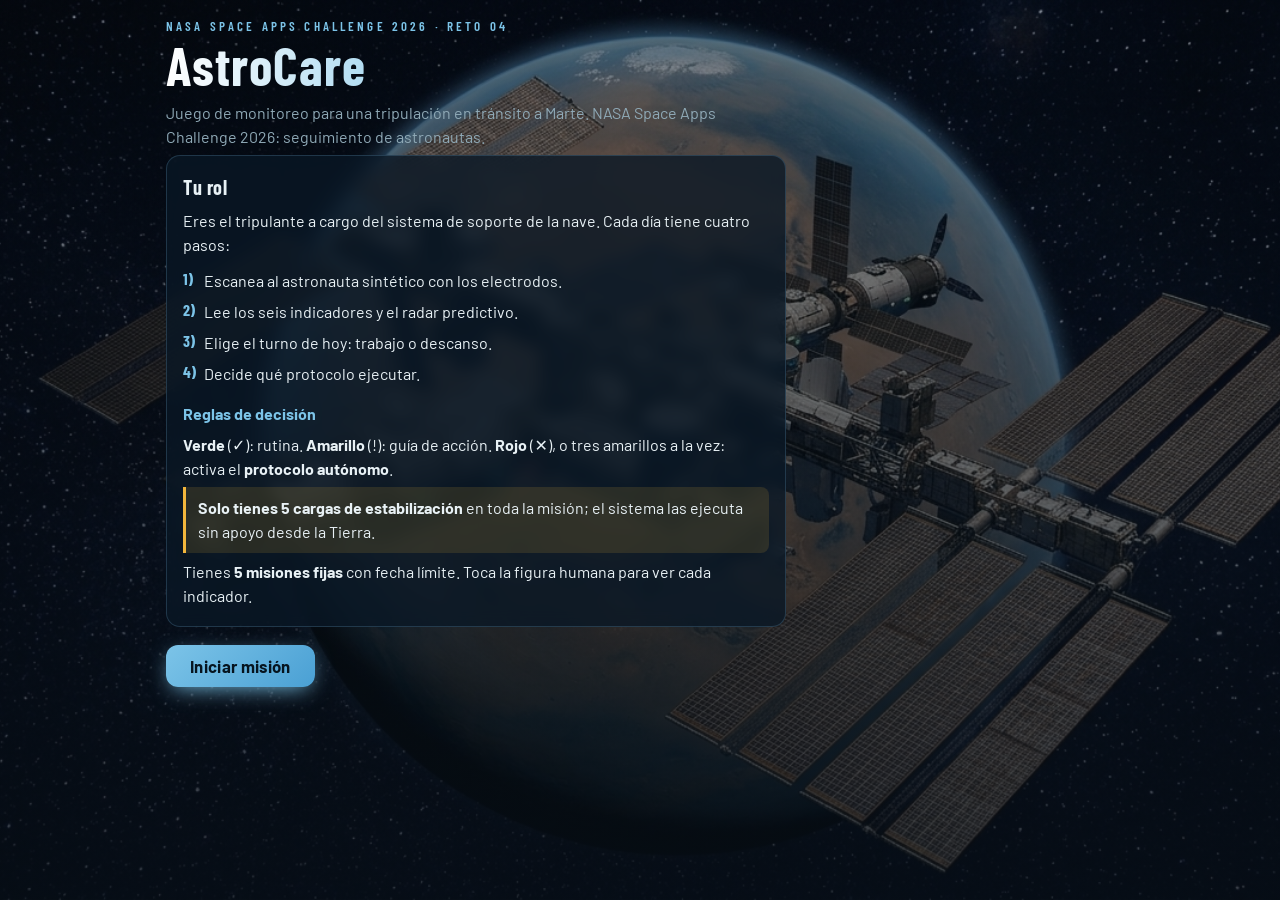
<file: index.html>
<!DOCTYPE html>
<html lang="es"><head><meta charset="utf-8">
<meta name="viewport" content="width=device-width, initial-scale=1, viewport-fit=cover">
<title>AstroCare · Misión a Marte</title>
<meta name="theme-color" content="#070f17">
<meta name="description" content="Juego de monitoreo de salud de astronautas. NASA Space Apps Challenge 2026.">
<link href="https://fonts.googleapis.com/css2?family=Barlow:wght@400;600;700&family=Barlow+Condensed:wght@600;700&display=swap" rel="stylesheet">
<style>
:root{color-scheme:dark;--bg:#070f17;--pn:#0f2233;--glass:rgba(16,38,56,.68);--tx:#E8F1F5;--mu:#8FA9B6;--ln:rgba(124,196,232,.2);--g:#4CD0A0;--y:#F2B63C;--r:#FF6B6B;--ac:#7CC4E8;--gb:rgba(76,208,160,.13);--yb:rgba(242,182,60,.13);--rb:rgba(255,107,107,.15)}
*{box-sizing:border-box}
body{margin:0;padding:env(safe-area-inset-top,0) 0 env(safe-area-inset-bottom,0);min-height:100vh;color:var(--tx);font:16px/1.5 Barlow,system-ui,sans-serif;background:radial-gradient(900px 500px at 85% -5%,rgba(40,90,140,.38),transparent 70%),radial-gradient(800px 500px at 5% 105%,rgba(170,70,40,.26),transparent 70%),radial-gradient(1.2px 1.2px at 12% 18%,#fff9,transparent),radial-gradient(1px 1px at 34% 72%,#fff7,transparent),radial-gradient(1.4px 1.4px at 58% 30%,#fffa,transparent),radial-gradient(1px 1px at 79% 62%,#fff8,transparent),radial-gradient(1.2px 1.2px at 91% 14%,#fff9,transparent),radial-gradient(1px 1px at 46% 90%,#fff6,transparent),var(--bg);background-size:100% 100%,100% 100%,360px 360px,360px 360px,360px 360px,360px 360px,360px 360px,360px 360px}
#app{max-width:980px;margin:0 auto;padding:18px 16px 28px}
h1,h2,.nm,.big{font-family:"Barlow Condensed",Barlow,sans-serif;font-weight:700}
h1{font-size:clamp(2.3rem,7vw,3.3rem);line-height:1.02;margin:.1em 0 .15em;letter-spacing:.02em;background:linear-gradient(90deg,#fff,var(--ac) 55%,var(--y));-webkit-background-clip:text;background-clip:text;color:transparent}
h2{font-size:1.25rem;margin:.2em 0 .3em;letter-spacing:.03em}p{margin:.4em 0;max-width:70ch}.mu{color:var(--mu)}
.eyebrow{font:600 .82rem "Barlow Condensed",sans-serif;letter-spacing:.24em;text-transform:uppercase;color:var(--ac)}
.bar{height:8px;background:var(--ln);border-radius:4px;overflow:hidden;width:110px;display:inline-block;vertical-align:middle}.bar i{display:block;height:100%;background:linear-gradient(90deg,var(--g),var(--ac))}
.ban{padding:14px 18px;border:1px solid var(--bc);border-left:6px solid var(--bc);border-radius:14px;margin-bottom:10px;box-shadow:0 0 28px -10px var(--bc)}.ban .big{font-size:1.8rem;line-height:1.1;letter-spacing:.02em}
.b0{--bc:var(--g);background:linear-gradient(90deg,var(--gb),transparent)}.b1{--bc:var(--y);background:linear-gradient(90deg,var(--yb),transparent)}.b2{--bc:var(--r);background:linear-gradient(90deg,var(--rb),transparent)}.b3{--bc:var(--mu);background:var(--glass)}
.box{background:var(--glass);border:1px solid var(--ln);border-radius:14px;padding:12px 16px;margin-bottom:10px;backdrop-filter:blur(6px)}
.box dl{margin:.3em 0;display:grid;grid-template-columns:auto 1fr;gap:3px 14px}.box dt{font-weight:600;color:var(--ac)}.box dd{margin:0}
.tag{display:inline-block;font:600 .74rem "Barlow Condensed",sans-serif;letter-spacing:.14em;text-transform:uppercase;padding:2px 10px;border-radius:99px;background:rgba(124,196,232,.14);color:var(--ac);margin-right:8px}
.grid{display:grid;grid-template-columns:repeat(auto-fit,minmax(220px,1fr));gap:10px}
.c0{--c:var(--g)}.c1{--c:var(--y)}.c2{--c:var(--r)}.c3{--c:var(--mu)}
.t{all:unset;box-sizing:border-box;cursor:pointer;background:var(--glass);border:1px solid var(--ln);border-top:3px solid var(--c);border-radius:14px;padding:9px 14px;display:grid;grid-template-columns:1fr auto;gap:3px 8px;transition:transform .15s,box-shadow .15s}
.t:hover{transform:translateY(-2px);box-shadow:0 8px 22px -10px var(--c)}
.t.on{border-left-color:var(--ac);border-right-color:var(--ac);border-bottom-color:var(--ac);box-shadow:0 0 0 1px var(--ac),0 0 24px -8px var(--ac)}
.t svg{grid-column:1/-1;width:100%;height:36px;color:var(--c)}
button:focus-visible,.t:focus-visible,.hs:focus-visible{outline:3px solid var(--ac);outline-offset:2px}
.nm{font-size:1.1rem;letter-spacing:.02em}.vl{font:700 2.1rem/1 "Barlow Condensed",sans-serif;text-align:right;color:var(--c);text-shadow:0 0 14px var(--c)}.vl small{font:400 .8rem Barlow;color:var(--mu);margin-left:3px;text-shadow:none}
.st{justify-self:start;font-weight:600;font-size:.8rem;padding:1px 10px;border-radius:99px;border:1px solid var(--c);color:var(--c);background:rgba(255,255,255,.04)}
.a{font:600 1rem Barlow,sans-serif;text-align:left;cursor:pointer;background:var(--glass);color:var(--tx);border:1px solid var(--ln);border-radius:12px;padding:10px 14px;transition:box-shadow .15s,border-color .15s}
.a:hover:not(:disabled){border-color:var(--ac);box-shadow:0 0 18px -8px var(--ac)}.a:disabled{opacity:.4;cursor:not-allowed}.a.sel{border-color:var(--g);background:var(--gb);box-shadow:0 0 18px -8px var(--g)}.a span{display:block;font-weight:400;font-size:.85rem;color:var(--mu)}
.go{font:700 1.05rem Barlow,sans-serif;letter-spacing:.02em;background:linear-gradient(135deg,var(--ac),#4aa0d4);color:#06141f;border:0;border-radius:12px;padding:11px 24px;cursor:pointer;margin:8px 0;box-shadow:0 6px 22px -6px var(--ac)}.go:hover:not(:disabled){filter:brightness(1.1)}.go:disabled{opacity:.6}
.fig{width:100%;max-width:230px;margin:0 auto;display:block}.hs{cursor:pointer;color:var(--c)}
@keyframes pu{50%{opacity:.35}}.pul{animation:pu 1s infinite}
@keyframes sw{from{transform:translateY(8px)}to{transform:translateY(290px)}}.sweep{animation:sw .9s linear;filter:drop-shadow(0 0 6px #7CC4E8)}
@media(prefers-reduced-motion:reduce){.pul,.sweep{animation:none}.t{transition:none}}
.grade{display:grid;place-items:center;width:112px;height:112px;margin:0 auto 12px;border:4px solid var(--ac);border-radius:50%;font:700 4.3rem/.9 "Barlow Condensed",sans-serif;color:var(--ac);text-shadow:0 0 22px var(--ac);box-shadow:inset 0 0 26px rgba(124,196,232,.18),0 0 28px -10px var(--ac)}
.grade small{display:block;font:600 .7rem Barlow,sans-serif;letter-spacing:.16em;text-transform:uppercase;text-shadow:none;margin-top:-10px}
.rules{list-style:none;margin:.75rem 0;padding:0;counter-reset:steps;display:grid;gap:.45rem}
.rules li{position:relative;padding-left:1.3rem;counter-increment:steps}
.rules li::before{content:counter(steps) ")";position:absolute;left:0;top:0;color:var(--ac);font:700 1rem "Barlow Condensed",sans-serif}
.rule-title{margin-top:1rem!important;font-weight:700;color:var(--ac)}
.charge-rule{padding:9px 12px!important;border-left:3px solid var(--y);border-radius:0 8px 8px 0;background:var(--yb)}

/* ===== Pantalla de inicio ===== */
.intro-card{width:100%}
.intro-card p,.charge-rule{max-width:none}
body.home::before{content:"";position:fixed;inset:0;z-index:-1;background:linear-gradient(rgba(7,15,23,.45),rgba(7,15,23,.8)),url('ORBITAL.jpg') center/cover no-repeat}
.home-wrap{display:grid;grid-template-columns:minmax(0,620px) 1fr;gap:20px;align-items:center}
.home-wrap .box{background:rgba(10,24,38,.78);backdrop-filter:blur(8px)}
@media(max-width:900px){.home-wrap{grid-template-columns:1fr}}

/* ===== Juego ===== */
.hud{display:flex;flex-wrap:wrap;gap:6px 20px;align-items:center;justify-content:space-between;padding:8px 16px;background:var(--glass);border:1px solid var(--ln);border-radius:14px;backdrop-filter:blur(8px)}
.hud .it{display:flex;align-items:center;gap:8px;white-space:nowrap}.hud small{color:var(--mu);text-transform:uppercase;letter-spacing:.12em;font:600 .72rem "Barlow Condensed",sans-serif}.hud b{font:700 1.2rem "Barlow Condensed",sans-serif}
.bar.fat i{background:linear-gradient(90deg,var(--y),var(--r))}
.cols{display:grid;grid-template-columns:minmax(280px,.8fr) minmax(0,1.5fr) minmax(240px,1fr);gap:10px;min-height:0;align-items:start}.cols>section{min-height:0;overflow:visible;padding:2px}
.figcol{display:flex;flex-direction:column;gap:8px;min-height:0}.figbox{flex:none;aspect-ratio:7/10;min-width:0;display:flex;align-items:center;justify-content:center;background:radial-gradient(110% 65% at 50% 10%,rgba(52,126,161,.42),transparent 62%),linear-gradient(180deg,rgba(12,45,67,.96),rgba(5,19,32,.98));border:1px solid var(--ln);border-radius:14px;padding:6px;overflow:hidden}
.dash .fig{width:auto;max-width:108%;height:100%;max-height:100%;margin:0;filter:drop-shadow(0 8px 12px rgba(0,0,0,.32))}
.elec{display:grid;grid-template-columns:auto 1fr auto;gap:10px;align-items:center;width:auto;background:rgba(10,28,42,.9);border:1px solid rgba(124,196,232,.55);border-radius:14px;padding:8px 10px;text-align:left;box-shadow:0 10px 26px rgba(0,0,0,.28);backdrop-filter:blur(8px)}
.elec small{color:var(--ac);text-transform:uppercase;letter-spacing:.14em;font:600 .72rem "Barlow Condensed",sans-serif}.elec .es{font-size:.8rem;min-height:0;margin:0}.elec .go{width:auto;margin:0;padding:8px 14px}.elec p{display:none}
.mission-panel{scrollbar-width:none;-ms-overflow-style:none}.mission-panel::-webkit-scrollbar{display:none}
.dash .ban{padding:7px 12px;margin-bottom:8px}.dash .ban .big{font-size:1.3rem}.dash .box{padding:8px 12px;margin-bottom:8px}.dash .det{font-size:.82rem}.dash h2{font-size:1.05rem;margin:4px 0}
.dash .grid{grid-template-columns:repeat(2,minmax(0,1fr));gap:8px;margin-bottom:8px}.dash .t{padding:6px 10px}.dash .vl{font-size:1.6rem}.dash .nm{font-size:.95rem}.dash .t svg{height:24px}
.ms{all:unset;box-sizing:border-box;display:block;width:100%;cursor:pointer;background:var(--glass);border:1px solid var(--ln);border-radius:12px;padding:7px 12px;margin-bottom:7px}
.ms b{display:block;font-size:.95rem}.ms .mu{display:block;font-size:.78rem}.ms.on{border-color:var(--ac);box-shadow:0 0 16px -8px var(--ac)}.ms.ok{border-color:var(--g);opacity:.75}.ms.ko{border-color:var(--r);opacity:.6}
.pb{display:block;height:5px;background:var(--ln);border-radius:3px;overflow:hidden;margin-top:5px}.pb i{display:block;height:100%;background:linear-gradient(90deg,var(--ac),var(--g))}
.dock{display:grid;grid-template-columns:repeat(2,minmax(0,1fr));gap:14px;align-items:end;padding:8px 12px;background:var(--glass);border:1px solid var(--ln);border-radius:14px;backdrop-filter:blur(8px)}
.dg small{display:block;color:var(--mu);text-transform:uppercase;letter-spacing:.1em;font:600 .72rem "Barlow Condensed",sans-serif;margin-bottom:3px}.row{display:flex;flex-wrap:wrap;gap:8px}
.dock .a{padding:6px 12px;font-size:.9rem}.dock .a span{font-size:.75rem}.dock .go{margin:0;padding:9px 22px}
body:has(#app.dash){overflow:hidden}
#app.dash{max-width:none;width:100%;height:100vh;height:100dvh;overflow:hidden;display:flex;flex-direction:column;gap:10px;padding:12px 16px}
#app.dash .hud,#app.dash .dock{flex:none}
#app.dash .cols{flex:1;min-height:0;align-items:stretch}
#app.dash .cols>section{overflow:hidden;display:flex;flex-direction:column;min-height:0}
#app.dash .figbox{flex:1;aspect-ratio:auto;min-height:0}
#app.dash .mlist{flex:1 1 0;min-height:0;display:flex;flex-direction:column;gap:7px}
#app.dash .mlist .ms{flex:1 1 0;min-height:0;max-height:112px;margin:0;display:flex;flex-direction:column;justify-content:center;overflow:hidden}
@media(max-width:900px){body:has(#app.dash){overflow:auto}#app.dash{height:auto;min-height:100vh;overflow:visible;display:block}#app.dash .cols>section{overflow:visible;display:block}#app.dash .figbox{flex:none}#app.dash .mlist{display:block}#app.dash .mlist .ms{display:block;max-height:none;margin-bottom:7px}.hud{position:sticky;top:0;z-index:5;background:rgba(10,24,36,.92)}.cols{display:block;margin:10px 0}.cols>section{margin-bottom:10px;overflow:visible}.figcol{display:block;min-height:0}.figbox{display:block;min-height:440px}.elec{margin-top:8px;gap:8px}.elec .go{padding:8px 12px}.dock{grid-template-columns:1fr;position:sticky;bottom:0;z-index:5;background:rgba(10,24,36,.94)}.dash .fig{width:108%;max-width:108%;height:auto;max-height:60vh;margin-left:-4%}}
</style></head><body><div id="app"></div>
<script>
const $=s=>document.querySelector(s);
const LB=["Normal","Atención","Alerta"],SH=["●","▲","■"],GL=["✓","!","✕"];
const IND=[
{k:"fc",n:"Frecuencia cardíaca",u:"lpm",b:66,sd:3,fl:5,K:.25,dc:0,g:[60,100],y:[50,120],why:"Sin gravedad la sangre se redistribuye hacia la cabeza y el corazón ajusta su ritmo. El estrés, la radiación y el ejercicio también la suben.",guide:"Siéntate 10 min, respira lento (4 s inhalar, 6 s exhalar), evita cafeína y vuelve a medir.",src:"AHA: ritmo en reposo del adulto 60–100 lpm."},
{k:"pa",n:"Presión sistólica",u:"mmHg",b:114,sd:4,fl:6,K:.4,dc:0,g:[90,129],y:[85,139],why:"En microgravedad los líquidos suben al torso y la cabeza; el CO₂ alto de cabina y el estrés también elevan la presión.",guide:"Reduce sodio, hidrátate, descansa y mide de nuevo en 30 min.",src:"AHA/ACC 2017: <120 normal, ≥130 etapa 1, ≥140 etapa 2. Verde hasta 129 por simplificación."},
{k:"glu",n:"Glucosa",u:"mg/dL",b:88,sd:4,fl:0,K:.5,dc:0,g:[70,99],y:[60,125],why:"El estrés, el sueño corto y los cambios de dieta y ejercicio alteran cómo el cuerpo maneja el azúcar.",guide:"Si está baja, toma un snack con carbohidratos; si está alta, camina suave y revisa la dieta.",src:"ADA: ayunas 70–99 normal, 100–125 prediabetes, <70 hipoglucemia."},
{k:"tmp",n:"Temperatura",u:"°C",b:36.6,sd:.15,fl:0,K:0,dc:1,g:[36.1,37.2],y:[35.5,37.9],why:"Sin gravedad casi no hay convección natural: el aire caliente no sube y el cuerpo disipa peor el calor.",guide:"Baja la temperatura de tu módulo, hidrátate, reduce la actividad y mide en 20 min.",src:"CDC/NIH: normal ≈36.1–37.2 °C; fiebre desde 38 °C."},
{k:"sue",n:"Horas de sueño",u:"h",dc:1,K:0,g:[7,9.5],y:[5.5,10.5],why:"El ciclo luz-oscuridad se pierde (16 amaneceres al día en órbita), hay ruido y confinamiento. En la ISS se duerme cerca de 6 h.",guide:"Cumple un horario fijo, baja la luz y las pantallas 1 h antes y reduce el ruido del módulo.",src:"AASM/CDC: 7 h o más en adultos. Barger et al. 2014: ≈6 h en la ISS."},
{k:"ani",n:"Ánimo (1–10)",u:"/10",b:7.8,sd:.4,fl:0,K:-.08,dc:1,g:[6,10],y:[4,10],why:"El aislamiento, el confinamiento y la distancia de la Tierra pesan en el ánimo con el paso de las semanas.",guide:"Videollamada con tu familia, una actividad que disfrutes y una conversación con tu compañero de misión.",src:"Escala propia de autorreporte, sin umbral clínico. Sustituir por un instrumento validado (POMS o PHQ-9)."}];

const POS={tmp:[100,22,148,26,'start'],sue:[112,38,148,42,'start'],ani:[88,38,52,42,'end'],fc:[112,100,152,104,'start'],pa:[55,112,34,118,'end'],glu:[100,130,40,134,'end']};
const EV=[
{t:"Día tranquilo",h:"Sin peligro",x:"Rutina normal a bordo.",s:{}},
{t:"Tormenta solar",h:"Radiación",x:"Subió la radiación y la tripulación se refugió en el módulo blindado.",s:{fc:12,sue:-1.2,ani:-.8,tmp:.2}},
{t:"Mensaje de casa con retraso",h:"Aislamiento y confinamiento",x:"Un mensaje familiar llegó con horas de demora.",s:{ani:-1.6,sue:-.6}},
{t:"Comunicación con 20 min de demora",h:"Distancia de la Tierra",x:"Nadie puede ayudar en tiempo real.",s:{ani:-.9,pa:8,fc:5}},
{t:"Sesión de ejercicio extenuante",h:"Campos gravitatorios",x:"Rutina de resistencia para frenar la pérdida de músculo y hueso.",s:{fc:15,pa:10,glu:-12,tmp:.4}},
{t:"CO₂ elevado en cabina",h:"Ambiente cerrado hostil",x:"El filtro de aire va con retraso.",s:{pa:10,sue:-1,fc:8,tmp:.3}}];
const PL=[{h:5.5,t:"Turno intenso",u:2},{h:7.5,t:"Turno normal",u:1},{h:9,t:"Recuperación",u:0}];
const MIS=[
{n:"Reparar filtro de CO₂",h:"Ambiente hostil",need:5,d:8,r:40,fx:{pa:6,fc:5,tmp:.2}},
{n:"Experimento de radiación",h:"Radiación",need:7,d:15,r:50,fx:{fc:4,ani:-.5,tmp:.1}},
{n:"Enlace de datos con la Tierra",h:"Distancia",need:5,d:21,r:40,fx:{ani:-.7,pa:3}},
{n:"Caminata espacial (EVA)",h:"Gravedad",need:7,d:26,r:70,fx:{fc:14,pa:10,glu:-10,tmp:.4}},
{n:"Preparar el descenso a Marte",h:"Distancia",need:9,d:30,r:100,fx:{fc:8,pa:6,ani:-.8}}];

const N=30,NEED=7.5,DEC=.9;
const g=()=>(Math.random()+Math.random()+Math.random()-1.5)/.87;
const cl=(v,a,b)=>Math.min(b,Math.max(a,v));
const lvl=(i,v)=>v>=i.g[0]&&v<=i.g[1]?0:v>=i.y[0]&&v<=i.y[1]?1:2;
const fmt=(i,v)=>i.dc?v.toFixed(1):Math.round(v);
let S;

function init(){
  document.body.classList.remove("home");
  S={ms:MIS.map(m=>({...m,p:0,done:false,failed:false})),msel:0,pend:{},alert:"",phase:"",day:0,score:0,health:100,cores:5,debt:0,adj:{},hist:{},cur:{},plan:1,sleepPlan:7.5,sel:"sue",scanned:false,scanning:false,done:false,msg:"",ev:null,first:null};
  IND.forEach(i=>{S.adj[i.k]=0;S.hist[i.k]=[]});
  newDay();
}

function newDay(){
  S.alert="";
  S.ms.forEach(m=>{
    if(!m.done&&!m.failed&&S.day>=m.d){
      m.failed=true;S.score-=30;S.health=cl(S.health-6,0,100);
      S.alert+=`Misión fallida: ${m.n} (−30 puntos, salud −6). `;
    }
  });
  if(S.health<=0)return end();
  if(S.day>=N){S.day=N+1;return end()}
  S.day++;S.scanned=S.scanning=S.done=false;S.msg="";
  S.ev=Math.random()<.3?EV[0]:EV[1+Math.floor(Math.random()*5)];
  const sl=cl(S.sleepPlan+g()*.4+(S.ev.s.sue||0),2,12);
  S.debt=S.debt*DEC+Math.max(0,NEED-sl);
  const fl=Math.exp(-S.day/6),iso=S.day/30;

  IND.forEach(i=>{
    let v;
    if(i.k=="sue")v=sl;
    else{
      S.adj[i.k]=S.adj[i.k]*.55+g()*i.sd+(S.ev.s[i.k]||0)+(S.pend[i.k]||0);
      v=i.b+i.fl*fl+i.K*S.debt+S.adj[i.k]-(i.k=="ani"?.9*iso:0);
      if(i.k=="ani")v=cl(v,1,10);
    }
    S.cur[i.k]=v;S.hist[i.k].push(v);
  });

  S.pend={};
  if(!S.first){
    const w=IND.find(i=>lvl(i,S.cur[i.k])>0);
    if(w)S.first={n:w.n,d:S.day};
  }
  S.sel=worst().k;
  render();
}

const levels=()=>IND.map(i=>lvl(i,S.cur[i.k]));
function worst(){const L=levels();let m=0;L.forEach((l,j)=>{if(l>L[m])m=j});return IND[m]}
function need(){const L=levels(),r=L.filter(l=>l==2).length,y=L.filter(l=>l==1).length;return r>0||y>=3?2:y>0?1:0}

function damped(y,H){
  const n=y.length,xm=(n-1)/2,ym=y.reduce((a,b)=>a+b)/n;
  let nu=0,de=0;
  y.forEach((v,i)=>{nu+=(i-xm)*(v-ym);de+=(i-xm)**2});
  let st=de?nu/de:0,ac=y[n-1];const o=[];
  for(let j=0;j<H;j++){st*=.85;ac+=st;o.push(ac)}
  return o;
}

function project(H){
  const hs=S.hist,len=hs.sue.length;
  if(len<4)return null;
  let d=0;
  const ds=hs.sue.map(s=>d=d*DEC+Math.max(0,NEED-s)),st=len-Math.min(8,len);
  const sf=damped(hs.sue.slice(st),H).map(v=>cl(v,2,12));
  let dd=ds[len-1];
  const fd=sf.map(s=>dd=dd*DEC+Math.max(0,NEED-s)),P={};

  IND.forEach(i=>{
    let f;
    if(i.k=="sue")f=sf;
    else if(!i.K)f=damped(hs[i.k].slice(st),H);
    else{
      const r=hs[i.k].slice(st).map((v,j)=>v-i.K*ds[st+j]);
      f=damped(r,H).map((v,j)=>v+i.K*fd[j]);
    }
    P[i.k]=i.k=="ani"?f.map(v=>cl(v,1,10)):f;
  });
  return P;
}

function radar(){
  const P=project(7);
  if(!P)return null;
  let al=0,at=0,wa=[],wt=[];
  IND.forEach(i=>{
    const f=P[i.k],l0=lvl(i,S.cur[i.k]);
    const a=l0<2?f.findIndex(v=>lvl(i,v)==2)+1:0;
    const t=l0==0?f.findIndex(v=>lvl(i,v)>0)+1:0;
    if(a){if(!al||a<al){al=a;wa=[i.n]}else if(a==al)wa.push(i.n)}
    if(t){if(!at||t<at){at=t;wt=[i.n]}else if(t==at)wt.push(i.n)}
  });
  return{P,al,wa,at,wt};
}

function spark(i,p){
  const raw=S.hist[i.k].slice(-12);
  const h=raw.length<2?[raw[0]??i.b,raw[0]??i.b]:raw;
  const a=[...h,...p],lo=Math.min(...a,i.g[0]),hi=Math.max(...a,i.g[1]),W=200,H=34,n=a.length;
  const Y=v=>H-2-(v-lo)/(hi-lo||1)*(H-4);
  const X=j=>2+j*(W-4)/Math.max(n-1,1);
  const pt=(r,o)=>r.map((v,j)=>X(j+o)+","+Y(v)).join(" ");

  return `<svg viewBox="0 0 ${W} ${H}" preserveAspectRatio="none" aria-hidden="true">
    <rect x="0" y="${Y(i.g[1])}" width="${W}" height="${Math.max(Y(i.g[0])-Y(i.g[1]),1)}" fill="currentColor" opacity=".14"/>
    <polyline fill="none" stroke="currentColor" stroke-width="2.4" stroke-linecap="round" stroke-linejoin="round" points="${pt(h,0)}"/>
    ${p.length?`<polyline fill="none" stroke="currentColor" stroke-width="1.5" stroke-dasharray="4 3" opacity=".7" points="${pt([h[h.length-1],...p],h.length-1)}"/>`:""}
  </svg>`;
}

function pick(k){S.sel=k;render()}
function setPlan(j){S.plan=j;S.sleepPlan=PL[j].h;render()}
function selM(j){S.msel=j;render()}
function activeM(){const m=S.ms[S.msel];return m&&!m.done&&!m.failed?m:S.ms.find(x=>!x.done&&!x.failed)||null}

function scan(){
  if(S.scanning||S.scanned)return;
  S.scanning=true;S.phase="Colocando electrodos…";render();
  setTimeout(()=>{S.phase="Leyendo señales…";render()},800);
  setTimeout(()=>{S.scanned=true;S.scanning=false;render()},1700);
}

function act(a){
  const n=need(),wi=worst();
  let d=0,h=0,m="";
  if(a==2){
    if(S.cores<1)return;
    S.cores--;S.debt*=.3;IND.forEach(i=>S.adj[i.k]*=.15);
    if(n==2){d+=10;m="Activaste a tiempo el protocolo autónomo. El sistema estabilizó las señales y consumió una carga."}
    else{d-=5;m="Activaste el protocolo sin necesidad y gastaste una carga que podría hacer falta después."}
  }
  if(a==1){
    IND.forEach(i=>{
      const l=lvl(i,S.cur[i.k]);
      if(l==1)S.adj[i.k]*=.3;
      else if(l==2)S.adj[i.k]*=.6;
    });
    if(lvl(IND[4],S.cur.sue)||lvl(IND[5],S.cur.ani))S.debt*=.8;
    if(n==1){d+=10;m="Buena decisión: aplicaste la guía de acción. "+wi.guide}
    else if(n==0){d+=2;m="Todo estaba normal. No hacía falta, pero cuidar los hábitos nunca sobra."}
    else{d-=10;h=-8;m="La guía no alcanzaba: había una alerta roja o tres amarillas a la vez. Debías activar el protocolo autónomo."}
  }
  if(a==0){
    if(n==0){d+=10;m="Correcto: todo normal, se continúa con la rutina."}
    else if(n==1){d-=5;h=-4;m="Seguir sin actuar dejó que los indicadores amarillos empeoren."}
    else{d-=15;h=-12;m="Ignoraste una situación que requería activar el protocolo. La salud de la tripulación se deteriora."}
  }

  const am=activeM(),u=PL[S.plan].u;
  if(am&&u){
    am.p=Math.min(am.need,am.p+u);
    Object.entries(am.fx).forEach(([k,v])=>S.pend[k]=(S.pend[k]||0)+v*u);
    m+=` Trabajaste +${u} en «${am.n}».`;
    if(am.p>=am.need){am.done=true;d+=am.r;m+=` ¡Misión completada! +${am.r}.`}
  }

  S.score+=d;S.health=cl(S.health+h,0,100);
  S.msg=`<b>${d>=0?"+":""}${d} puntos${h?" · salud "+h:""}.</b> ${m} Dormirás ${PL[S.plan].h} h esta noche.`;
  S.done=true;render();
}

function fig(L,sc){
  const silhouette="JOSXPRM.png?rev=20261115";
  return `<svg class="fig" viewBox="0 0 200 300" role="group" aria-label="Silueta actual del tripulante con sensores"><defs><linearGradient id="sb" x1="0" y1="0" x2="0" y2="1"><stop offset="0" stop-color="#7CC4E8" stop-opacity="0"/><stop offset="1" stop-color="#7CC4E8" stop-opacity=".6"/></linearGradient><mask id="scan-mask"><image href="${silhouette}" x="0" y="0" width="200" height="300" preserveAspectRatio="xMidYMid meet"/></mask></defs><image href="${silhouette}" x="0" y="0" width="200" height="300" preserveAspectRatio="xMidYMid meet"/>`+
  IND.map((i,j)=>{
    const[x,y,lx,ly,an]=POS[i.k],c=sc?L[j]:3,e=an=="start"?[x+9,lx-3]:[x-9,lx+3];
    return `<g class="hs c${c}${sc||S.scanning?"":" pul"}" tabindex="0" role="button" aria-label="${i.n}" onclick="pick('${i.k}')" onkeydown="if(event.key=='Enter')pick('${i.k}')"><line x1="${e[0]}" y1="${y}" x2="${e[1]}" y2="${ly-4}" stroke="currentColor" stroke-opacity=".55"/><circle cx="${x}" cy="${y}" r="15" fill="currentColor" opacity=".18"/><circle cx="${x}" cy="${y}" r="9" fill="currentColor" stroke="var(--pn)" stroke-width="2"/><text x="${x}" y="${y+4}" text-anchor="middle" font-size="11" font-weight="700" fill="var(--pn)">${sc?GL[c]:"?"}</text><text x="${lx}" y="${ly}" text-anchor="${an}" font-size="11" fill="var(--tx)">${{tmp:"T°",ani:"Ánimo",sue:"Sueño",fc:"FC",pa:"PA",glu:"Glu"}[i.k]}</text></g>`;
  }).join("")+
  (S.scanning?`<g mask="url(#scan-mask)"><rect class="sweep" x="0" y="-30" width="200" height="30" fill="url(#sb)"/></g><rect class="sweep" x="25" y="0" width="150" height="3" rx="1.5" fill="#bfe6fa"/>`:"")+`</svg>`;
}

function intro(){
  document.body.classList.add("home");
  $("#app").className="";
  $("#app").innerHTML=`<div class="home-wrap"><div class="intro-container"><div class="eyebrow">NASA Space Apps Challenge 2026 · Reto 04</div><h1>AstroCare</h1><p class="mu">Juego de monitoreo para una tripulación en tránsito a Marte. NASA Space Apps Challenge 2026: seguimiento de astronautas.</p><div class="box intro-card"><h2>Tu rol</h2><p>Eres el tripulante a cargo del sistema de soporte de la nave. Cada día tiene cuatro pasos:</p><ol class="rules"><li>Escanea al astronauta sintético con los electrodos.</li><li>Lee los seis indicadores y el radar predictivo.</li><li>Elige el turno de hoy: trabajo o descanso.</li><li>Decide qué protocolo ejecutar.</li></ol><p class="rule-title">Reglas de decisión</p><p><b>Verde</b> (✓): rutina. <b>Amarillo</b> (!): guía de acción. <b>Rojo</b> (✕), o tres amarillos a la vez: activa el <b>protocolo autónomo</b>.</p><p class="charge-rule"><b>Solo tienes 5 cargas de estabilización</b> en toda la misión; el sistema las ejecuta sin apoyo desde la Tierra.</p><p>Tienes <b>5 misiones fijas</b> con fecha límite. Toca la figura humana para ver cada indicador.</p></div><button class="go" onclick="init()">Iniciar misión</button></div></div>`;
}

function grade(){
  const complete=S.ms.filter(m=>m.done).length;
  if(S.health<=0)return{letter:"F",title:"Misión abortada",note:"La estabilidad de la tripulación llegó a 0."};
  if(S.score>=500&&complete===S.ms.length&&S.health>=80)return{letter:"S",title:"Operación impecable",note:"Dominaste la misión, preservaste la estabilidad y cerraste todos los objetivos."};
  if(S.score>=400)return{letter:"A",title:"Operación sobresaliente",note:"Tomaste decisiones sólidas en situaciones críticas."};
  if(S.score>=280)return{letter:"B",title:"Operación competente",note:"La misión llegó a destino con margen de mejora."};
  if(S.score>=160)return{letter:"C",title:"Operación completada",note:"Llegaste al final, pero varias decisiones redujeron el rendimiento."};
  return{letter:"D",title:"Operación en riesgo",note:"La misión se completó con recursos muy comprometidos."};
}

function end(){
  const ab=S.health<=0,g=grade(),complete=S.ms.filter(m=>m.done).length;
  $("#app").className="";
  $("#app").innerHTML=`<div class="grade" aria-label="Calificación final ${g.letter}">${g.letter}<small>rango final</small></div><h1>${g.title}</h1><div class="ban b${ab?2:S.health>60?0:1}"><div class="big">${S.score} puntos</div><div>${g.note}</div><div class="mu">${ab?"Día "+S.day+".":"Estabilidad final: "+S.health+"/100 · Cargas sin usar: "+S.cores+"."}</div></div><p>Misiones cumplidas: <b>${complete}/${S.ms.length}</b>. Rangos: <b>S</b> impecable · <b>A</b> sobresaliente · <b>B</b> competente · <b>C</b> completada · <b>D</b> en riesgo · <b>F</b> abortada.</p><button class="go" onclick="init()">Jugar de nuevo</button>`;
}

function render(){
  if(S.health<=0)return end();
  $("#app").className="dash";
  const sc=S.scanned,L=levels(),n=sc?Math.max(...L):3,i=IND.find(x=>x.k==S.sel),R=sc?radar():null,P=R?R.P:null,am=activeM();
  const st=["Tripulación estable","Atención: revisa los amarillos","Alerta: indicador fuera de rango","Sin datos: escanea al tripulante"][n];
  const fat=Math.min(100,Math.round(S.debt*4)),dn=S.ms.filter(m=>m.done).length,dis=sc?"":"disabled";
  const adv=[["Rutina","Todo normal"],["Guía de acción","Ayuda a los amarillos"],["Protocolo autónomo","Usa 1 carga"]];

  let rd="";
  if(sc){
    if(!R)rd=`<div class="box"><b>Radar predictivo:</b> faltan lecturas (${S.day}/4).</div>`;
    else{
      const lv=R.al?2:R.at?1:0;
      rd=`<div class="ban b${lv}"><b>Radar:</b> ${R.al?`alerta en ~${R.al} días (${R.wa.join(", ")})`:R.at?`atención en ~${R.at} días (${R.wt.join(", ")})`:"sin cambios de semáforo previstos en 7 días"}. <small class="mu">Puntos = proyección.</small></div>`;
    }
  }

  const tiles=IND.map((x,j)=>sc?`<button class="t c${L[j]}${S.sel==x.k?" on":""}" onclick="pick('${x.k}')"><span class="nm">${x.n}</span><span class="vl">${fmt(x,S.cur[x.k])}<small>${x.u}</small></span><span class="st">${SH[L[j]]} ${LB[L[j]]}</span><span></span>${spark(x,P?P[x.k]:[])}</button>`:`<button class="t c3${S.sel==x.k?" on":""}" onclick="pick('${x.k}')"><span class="nm">${x.n}</span><span class="vl">—<small>${x.u}</small></span><span class="st">Sin escanear</span><span></span></button>`).join("");

  const mis=S.ms.map((m,j)=>`<button class="ms${m===am?" on":""}${m.done?" ok":""}${m.failed?" ko":""}" ${m.done||m.failed?"disabled":""} onclick="selM(${j})"><span class="tag">${m.h}</span><b>${m.done?"✓ ":m.failed?"✕ ":""}${m.n}</b><span class="mu">${m.p}/${m.need} · límite día ${m.d} · +${m.r}</span><span class="pb"><i style="width:${m.p/m.need*100}%"></i></span></button>`).join("");

  const dock=S.done?`<button class="go" onclick="newDay()">${S.day>=N?"Ver resultado":"Siguiente día →"}</button><span class="mu">Turno elegido: ${PL[S.plan].t}</span>`:`<div class="dg"><small>Turno de hoy · misión activa: ${am?am.n:"ninguna"}</small><div class="row">${PL.map((p,j)=>`<button class="a${S.plan==j?" sel":""}" onclick="setPlan(${j})">${p.t} · ${p.h} h<span>Trabajo +${p.u}</span></button>`).join("")}</div></div><div class="dg"><small>Acción del día${sc?"":" (escanea primero)"}</small><div class="row">${adv.map((a,j)=>`<button class="a" ${j==2&&S.cores<1?"disabled":dis} onclick="act(${j})">${a[0]}<span>${a[1]}</span></button>`).join("")}</div></div>`;

  $("#app").innerHTML=`<div class="hud"><div class="it"><small>Día</small><b>${Math.min(S.day,N)}/${N}</b></div><div class="it"><small>Puntos</small><b>${S.score}</b></div><div class="it"><small>Salud</small><span class="bar"><i style="width:${S.health}%"></i></span><b>${S.health}</b></div><div class="it"><small>Cansancio</small><span class="bar fat"><i style="width:${fat}%"></i></span><b>${fat}%</b></div><div class="it"><small>Cargas</small><b>${S.cores}</b></div><div class="it"><small>Misiones</small><b>${dn}/${S.ms.length}</b></div></div><div class="cols"><section class="figcol"><div class="figbox">${fig(L,sc)}</div><div class="elec"><small>Electrodos</small><div class="es">${S.scanning?S.phase:sc?"Escaneo completo ✓":"Listos"}</div><button class="go" ${S.scanning||sc?"disabled":""} onclick="scan()">${S.scanning?"…":sc?"Hecho":"Escanear"}</button></div></section><section><div class="ban b${n}"><div class="big">${sc?SH[n]+" ":""}${st}</div></div>${rd}<div class="grid">${tiles}</div><div class="box det"><b>${i.n}</b><dl><dt>Por qué cambia</dt><dd>${i.why}</dd><dt>Rango normal</dt><dd>${i.g[0]}–${i.g[1]} ${i.u}</dd><dt>Guía</dt><dd>${i.guide}</dd><dt>Fuente</dt><dd>${i.src}</dd></dl></div></section><section class="mission-panel">${S.alert?`<div class="ban b2">${S.alert}</div>`:""}<div class="box"><span class="tag">${S.ev.h}</span><b>${S.ev.t}</b><br>${S.ev.x}</div>${S.done?`<div class="box">${S.msg}</div>`:""}<h2>Misiones</h2><div class="mlist">${mis}</div></section></div><div class="dock">${dock}</div>`;
}

intro();
</script></body></html>
</file>
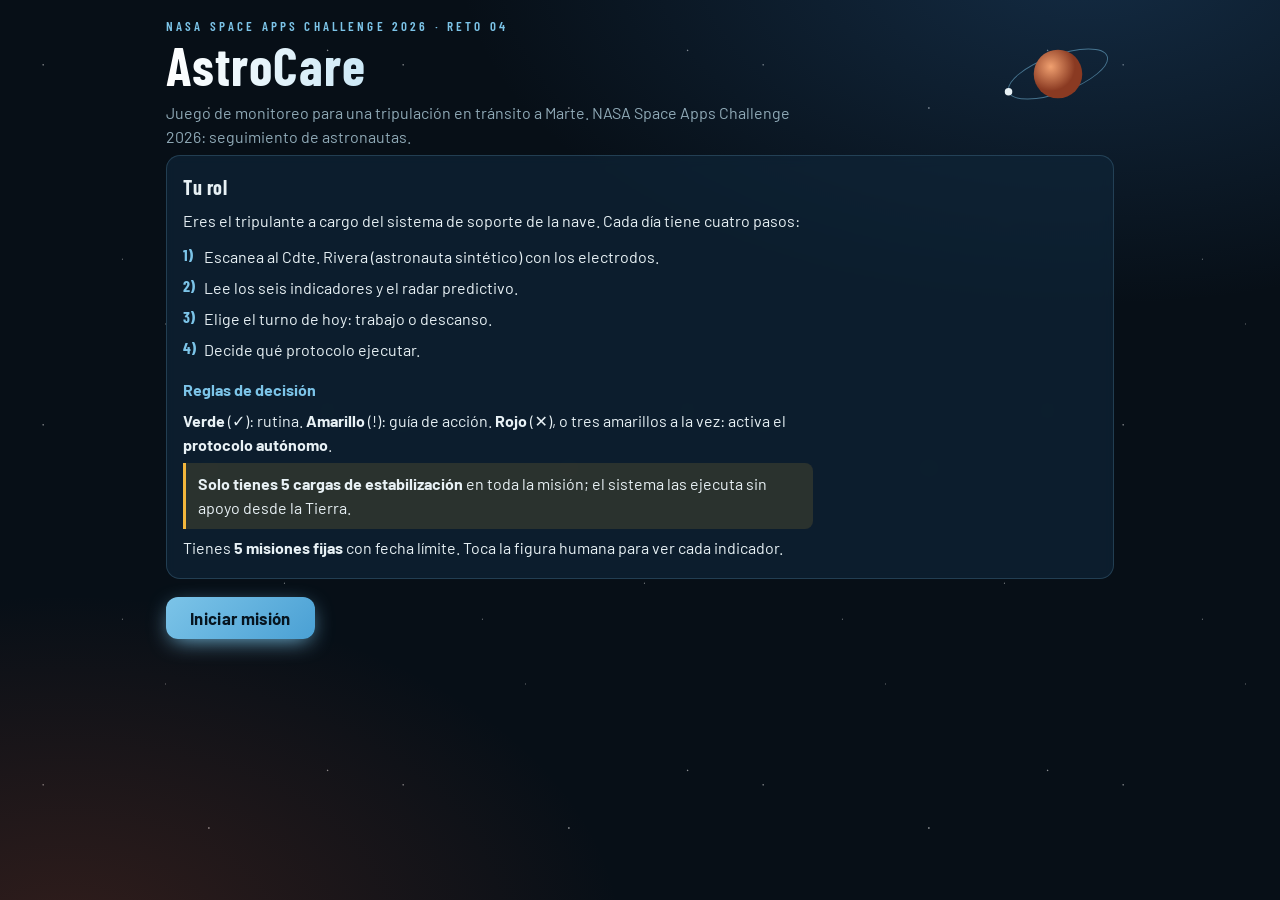
<file: VIDEOJUEGO/index.html>
<!DOCTYPE html>
<html lang="es"><head><meta charset="utf-8">
<meta name="viewport" content="width=device-width, initial-scale=1, viewport-fit=cover">
<title>AstroCare · Misión a Marte</title>
<meta name="theme-color" content="#070f17">
<meta name="description" content="Juego de monitoreo de salud de astronautas. NASA Space Apps Challenge 2026.">
<link href="https://fonts.googleapis.com/css2?family=Barlow:wght@400;600;700&family=Barlow+Condensed:wght@600;700&display=swap" rel="stylesheet">
<style>
:root{color-scheme:dark;--bg:#070f17;--pn:#0f2233;--glass:rgba(16,38,56,.68);--tx:#E8F1F5;--mu:#8FA9B6;--ln:rgba(124,196,232,.2);--g:#4CD0A0;--y:#F2B63C;--r:#FF6B6B;--ac:#7CC4E8;--gb:rgba(76,208,160,.13);--yb:rgba(242,182,60,.13);--rb:rgba(255,107,107,.15)}
*{box-sizing:border-box}
body{margin:0;padding:env(safe-area-inset-top,0) 0 env(safe-area-inset-bottom,0);min-height:100vh;color:var(--tx);font:16px/1.5 Barlow,system-ui,sans-serif;background:radial-gradient(900px 500px at 85% -5%,rgba(40,90,140,.38),transparent 70%),radial-gradient(800px 500px at 5% 105%,rgba(170,70,40,.26),transparent 70%),radial-gradient(1.2px 1.2px at 12% 18%,#fff9,transparent),radial-gradient(1px 1px at 34% 72%,#fff7,transparent),radial-gradient(1.4px 1.4px at 58% 30%,#fffa,transparent),radial-gradient(1px 1px at 79% 62%,#fff8,transparent),radial-gradient(1.2px 1.2px at 91% 14%,#fff9,transparent),radial-gradient(1px 1px at 46% 90%,#fff6,transparent),var(--bg);background-size:100% 100%,100% 100%,360px 360px,360px 360px,360px 360px,360px 360px,360px 360px,360px 360px}
#app{max-width:980px;margin:0 auto;padding:18px 16px 28px}
h1,h2,.nm,.big{font-family:"Barlow Condensed",Barlow,sans-serif;font-weight:700}
h1{font-size:clamp(2.3rem,7vw,3.3rem);line-height:1.02;margin:.1em 0 .15em;letter-spacing:.02em;background:linear-gradient(90deg,#fff,var(--ac) 55%,var(--y));-webkit-background-clip:text;background-clip:text;color:transparent}
h2{font-size:1.25rem;margin:.2em 0 .3em;letter-spacing:.03em}p{margin:.4em 0;max-width:70ch}.mu{color:var(--mu)}
.eyebrow{font:600 .82rem "Barlow Condensed",sans-serif;letter-spacing:.24em;text-transform:uppercase;color:var(--ac)}
.orb{float:right;width:112px;height:112px;margin:0 0 6px 12px}
.bar{height:8px;background:var(--ln);border-radius:4px;overflow:hidden;width:110px;display:inline-block;vertical-align:middle}.bar i{display:block;height:100%;background:linear-gradient(90deg,var(--g),var(--ac))}
.ban{padding:14px 18px;border:1px solid var(--bc);border-left:6px solid var(--bc);border-radius:14px;margin-bottom:10px;box-shadow:0 0 28px -10px var(--bc)}.ban .big{font-size:1.8rem;line-height:1.1;letter-spacing:.02em}
.b0{--bc:var(--g);background:linear-gradient(90deg,var(--gb),transparent)}.b1{--bc:var(--y);background:linear-gradient(90deg,var(--yb),transparent)}.b2{--bc:var(--r);background:linear-gradient(90deg,var(--rb),transparent)}.b3{--bc:var(--mu);background:var(--glass)}
.box{background:var(--glass);border:1px solid var(--ln);border-radius:14px;padding:12px 16px;margin-bottom:10px;backdrop-filter:blur(6px)}
.box dl{margin:.3em 0;display:grid;grid-template-columns:auto 1fr;gap:3px 14px}.box dt{font-weight:600;color:var(--ac)}.box dd{margin:0}
.tag{display:inline-block;font:600 .74rem "Barlow Condensed",sans-serif;letter-spacing:.14em;text-transform:uppercase;padding:2px 10px;border-radius:99px;background:rgba(124,196,232,.14);color:var(--ac);margin-right:8px}
.grid{display:grid;grid-template-columns:repeat(auto-fit,minmax(220px,1fr));gap:10px}
.c0{--c:var(--g)}.c1{--c:var(--y)}.c2{--c:var(--r)}.c3{--c:var(--mu)}
.t{all:unset;box-sizing:border-box;cursor:pointer;background:var(--glass);border:1px solid var(--ln);border-top:3px solid var(--c);border-radius:14px;padding:9px 14px;display:grid;grid-template-columns:1fr auto;gap:3px 8px;transition:transform .15s,box-shadow .15s}
.t:hover{transform:translateY(-2px);box-shadow:0 8px 22px -10px var(--c)}
.t.on{border-left-color:var(--ac);border-right-color:var(--ac);border-bottom-color:var(--ac);box-shadow:0 0 0 1px var(--ac),0 0 24px -8px var(--ac)}
.t svg{grid-column:1/-1;width:100%;height:36px;color:var(--c)}
button:focus-visible,.t:focus-visible,.hs:focus-visible{outline:3px solid var(--ac);outline-offset:2px}
.nm{font-size:1.1rem;letter-spacing:.02em}.vl{font:700 2.1rem/1 "Barlow Condensed",sans-serif;text-align:right;color:var(--c);text-shadow:0 0 14px var(--c)}.vl small{font:400 .8rem Barlow;color:var(--mu);margin-left:3px;text-shadow:none}
.st{justify-self:start;font-weight:600;font-size:.8rem;padding:1px 10px;border-radius:99px;border:1px solid var(--c);color:var(--c);background:rgba(255,255,255,.04)}
.a{font:600 1rem Barlow,sans-serif;text-align:left;cursor:pointer;background:var(--glass);color:var(--tx);border:1px solid var(--ln);border-radius:12px;padding:10px 14px;transition:box-shadow .15s,border-color .15s}
.a:hover:not(:disabled){border-color:var(--ac);box-shadow:0 0 18px -8px var(--ac)}.a:disabled{opacity:.4;cursor:not-allowed}.a.sel{border-color:var(--g);background:var(--gb);box-shadow:0 0 18px -8px var(--g)}.a span{display:block;font-weight:400;font-size:.85rem;color:var(--mu)}
.go{font:700 1.05rem Barlow,sans-serif;letter-spacing:.02em;background:linear-gradient(135deg,var(--ac),#4aa0d4);color:#06141f;border:0;border-radius:12px;padding:11px 24px;cursor:pointer;margin:8px 0;box-shadow:0 6px 22px -6px var(--ac)}.go:hover:not(:disabled){filter:brightness(1.1)}.go:disabled{opacity:.6}
.fig{width:100%;max-width:230px;margin:0 auto;display:block}.hs{cursor:pointer;color:var(--c)}
@keyframes pu{50%{opacity:.35}}.pul{animation:pu 1s infinite}
@keyframes sw{from{transform:translateY(8px)}to{transform:translateY(290px)}}.sweep{animation:sw .9s linear;filter:drop-shadow(0 0 6px #7CC4E8)}
@media(prefers-reduced-motion:reduce){.pul,.sweep{animation:none}.t{transition:none}}
.grade{display:grid;place-items:center;width:112px;height:112px;margin:0 auto 12px;border:4px solid var(--ac);border-radius:50%;font:700 4.3rem/.9 "Barlow Condensed",sans-serif;color:var(--ac);text-shadow:0 0 22px var(--ac);box-shadow:inset 0 0 26px rgba(124,196,232,.18),0 0 28px -10px var(--ac)}
.grade small{display:block;font:600 .7rem Barlow,sans-serif;letter-spacing:.16em;text-transform:uppercase;text-shadow:none;margin-top:-10px}
.rules{list-style:none;margin:.75rem 0;padding:0;counter-reset:steps;display:grid;gap:.45rem}
.rules li{position:relative;padding-left:1.3rem;counter-increment:steps}
.rules li::before{content:counter(steps) ")";position:absolute;left:0;top:0;color:var(--ac);font:700 1rem "Barlow Condensed",sans-serif}
.rule-title{margin-top:1rem!important;font-weight:700;color:var(--ac)}
.charge-rule{padding:9px 12px!important;border-left:3px solid var(--y);border-radius:0 8px 8px 0;background:var(--yb)}

#app.dash{max-width:none;min-height:100vh;padding:10px 12px;display:grid;grid-template-rows:auto auto auto;gap:10px;font-size:14px}
.hud{display:flex;flex-wrap:wrap;gap:6px 20px;align-items:center;justify-content:space-between;padding:8px 16px;background:var(--glass);border:1px solid var(--ln);border-radius:14px;backdrop-filter:blur(8px)}
.hud .it{display:flex;align-items:center;gap:8px;white-space:nowrap}.hud small{color:var(--mu);text-transform:uppercase;letter-spacing:.12em;font:600 .72rem "Barlow Condensed",sans-serif}.hud b{font:700 1.2rem "Barlow Condensed",sans-serif}
.bar.fat i{background:linear-gradient(90deg,var(--y),var(--r))}
.cols{display:grid;grid-template-columns:minmax(280px,360px) minmax(0,1.5fr) minmax(240px,1fr);gap:10px;min-height:0;align-items:start}.cols>section{min-height:0;overflow:visible;padding:2px}
.figcol{display:flex;flex-direction:column;gap:8px;min-height:0}.figbox{flex:none;aspect-ratio:7/10;min-width:0;display:flex;align-items:center;justify-content:center;background:radial-gradient(110% 65% at 50% 10%,rgba(52,126,161,.42),transparent 62%),linear-gradient(180deg,rgba(12,45,67,.96),rgba(5,19,32,.98));border:1px solid var(--ln);border-radius:14px;padding:6px;overflow:hidden}
.dash .fig{width:auto;max-width:108%;height:100%;max-height:100%;margin:0;filter:drop-shadow(0 8px 12px rgba(0,0,0,.32))}
.elec{display:grid;grid-template-columns:auto 1fr auto;gap:10px;align-items:center;width:auto;background:rgba(10,28,42,.9);border:1px solid rgba(124,196,232,.55);border-radius:14px;padding:8px 10px;text-align:left;box-shadow:0 10px 26px rgba(0,0,0,.28);backdrop-filter:blur(8px)}
.elec small{color:var(--ac);text-transform:uppercase;letter-spacing:.14em;font:600 .72rem "Barlow Condensed",sans-serif}.elec .es{font-size:.8rem;min-height:0;margin:0}.elec .go{width:auto;margin:0;padding:8px 14px}.elec p{display:none}
.mission-panel{scrollbar-width:none;-ms-overflow-style:none}.mission-panel::-webkit-scrollbar{display:none}
.dash .ban{padding:7px 12px;margin-bottom:8px}.dash .ban .big{font-size:1.3rem}.dash .box{padding:8px 12px;margin-bottom:8px}.dash .det{font-size:.82rem}.dash h2{font-size:1.05rem;margin:4px 0}
.dash .grid{grid-template-columns:repeat(2,minmax(0,1fr));gap:8px;margin-bottom:8px}.dash .t{padding:6px 10px}.dash .vl{font-size:1.6rem}.dash .nm{font-size:.95rem}.dash .t svg{height:24px}
.ms{all:unset;box-sizing:border-box;display:block;width:100%;cursor:pointer;background:var(--glass);border:1px solid var(--ln);border-radius:12px;padding:7px 12px;margin-bottom:7px}
.ms b{display:block;font-size:.95rem}.ms .mu{display:block;font-size:.78rem}.ms.on{border-color:var(--ac);box-shadow:0 0 16px -8px var(--ac)}.ms.ok{border-color:var(--g);opacity:.75}.ms.ko{border-color:var(--r);opacity:.6}
.pb{display:block;height:5px;background:var(--ln);border-radius:3px;overflow:hidden;margin-top:5px}.pb i{display:block;height:100%;background:linear-gradient(90deg,var(--ac),var(--g))}
.dock{display:grid;grid-template-columns:repeat(2,minmax(0,1fr));gap:14px;align-items:end;padding:8px 12px;background:var(--glass);border:1px solid var(--ln);border-radius:14px;backdrop-filter:blur(8px)}
.dg small{display:block;color:var(--mu);text-transform:uppercase;letter-spacing:.1em;font:600 .72rem "Barlow Condensed",sans-serif;margin-bottom:3px}.row{display:flex;flex-wrap:wrap;gap:8px}
.dock .a{padding:6px 12px;font-size:.9rem}.dock .a span{font-size:.75rem}.dock .go{margin:0;padding:9px 22px}
@media(max-width:900px){#app.dash{height:auto;min-height:100vh;display:block}.hud{position:sticky;top:0;z-index:5;background:rgba(10,24,36,.92)}.cols{display:block;margin:10px 0}.cols>section{margin-bottom:10px;overflow:visible}.figcol{display:block;min-height:0}.figbox{display:block;min-height:440px}.elec{margin-top:8px;gap:8px}.elec .go{padding:8px 12px}.dock{grid-template-columns:1fr;position:sticky;bottom:0;z-index:5;background:rgba(10,24,36,.94)}.dash .fig{width:108%;max-width:108%;height:auto;max-height:60vh;margin-left:-4%}}
</style></head><body><div id="app"></div>
<script>
const $=s=>document.querySelector(s);
const LB=["Normal","Atención","Alerta"],SH=["●","▲","■"],GL=["✓","!","✕"];
const IND=[
{k:"fc",n:"Frecuencia cardíaca",u:"lpm",b:66,sd:3,fl:5,K:.25,dc:0,g:[60,100],y:[50,120],why:"Sin gravedad la sangre se redistribuye hacia la cabeza y el corazón ajusta su ritmo. El estrés, la radiación y el ejercicio también la suben.",guide:"Siéntate 10 min, respira lento (4 s inhalar, 6 s exhalar), evita cafeína y vuelve a medir.",src:"AHA: ritmo en reposo del adulto 60–100 lpm."},
{k:"pa",n:"Presión sistólica",u:"mmHg",b:114,sd:4,fl:6,K:.4,dc:0,g:[90,129],y:[85,139],why:"En microgravedad los líquidos suben al torso y la cabeza; el CO₂ alto de cabina y el estrés también elevan la presión.",guide:"Reduce sodio, hidrátate, descansa y mide de nuevo en 30 min.",src:"AHA/ACC 2017: <120 normal, ≥130 etapa 1, ≥140 etapa 2. Verde hasta 129 por simplificación."},
{k:"glu",n:"Glucosa",u:"mg/dL",b:88,sd:4,fl:0,K:.5,dc:0,g:[70,99],y:[60,125],why:"El estrés, el sueño corto y los cambios de dieta y ejercicio alteran cómo el cuerpo maneja el azúcar.",guide:"Si está baja, toma un snack con carbohidratos; si está alta, camina suave y revisa la dieta.",src:"ADA: ayunas 70–99 normal, 100–125 prediabetes, <70 hipoglucemia."},
{k:"tmp",n:"Temperatura",u:"°C",b:36.6,sd:.15,fl:0,K:0,dc:1,g:[36.1,37.2],y:[35.5,37.9],why:"Sin gravedad casi no hay convección natural: el aire caliente no sube y el cuerpo disipa peor el calor.",guide:"Baja la temperatura de tu módulo, hidrátate, reduce la actividad y mide en 20 min.",src:"CDC/NIH: normal ≈36.1–37.2 °C; fiebre desde 38 °C."},
{k:"sue",n:"Horas de sueño",u:"h",dc:1,K:0,g:[7,9.5],y:[5.5,10.5],why:"El ciclo luz-oscuridad se pierde (16 amaneceres al día en órbita), hay ruido y confinamiento. En la ISS se duerme cerca de 6 h.",guide:"Cumple un horario fijo, baja la luz y las pantallas 1 h antes y reduce el ruido del módulo.",src:"AASM/CDC: 7 h o más en adultos. Barger et al. 2014: ≈6 h en la ISS."},
{k:"ani",n:"Ánimo (1–10)",u:"/10",b:7.8,sd:.4,fl:0,K:-.08,dc:1,g:[6,10],y:[4,10],why:"El aislamiento, el confinamiento y la distancia de la Tierra pesan en el ánimo con el paso de las semanas.",guide:"Videollamada con tu familia, una actividad que disfrutes y una conversación con tu compañero de misión.",src:"Escala propia de autorreporte, sin umbral clínico. Sustituir por un instrumento validado (POMS o PHQ-9)."}];

const POS={tmp:[100,22,148,26,'start'],sue:[112,38,148,42,'start'],ani:[88,38,52,42,'end'],fc:[112,100,152,104,'start'],pa:[55,112,34,118,'end'],glu:[100,130,40,134,'end']};
const EV=[
{t:"Día tranquilo",h:"Sin peligro",x:"Rutina normal a bordo.",s:{}},
{t:"Tormenta solar",h:"Radiación",x:"Subió la radiación y la tripulación se refugió en el módulo blindado.",s:{fc:12,sue:-1.2,ani:-.8,tmp:.2}},
{t:"Mensaje de casa con retraso",h:"Aislamiento y confinamiento",x:"Un mensaje familiar llegó con horas de demora.",s:{ani:-1.6,sue:-.6}},
{t:"Comunicación con 20 min de demora",h:"Distancia de la Tierra",x:"Nadie puede ayudar en tiempo real.",s:{ani:-.9,pa:8,fc:5}},
{t:"Sesión de ejercicio extenuante",h:"Campos gravitatorios",x:"Rutina de resistencia para frenar la pérdida de músculo y hueso.",s:{fc:15,pa:10,glu:-12,tmp:.4}},
{t:"CO₂ elevado en cabina",h:"Ambiente cerrado hostil",x:"El filtro de aire va con retraso.",s:{pa:10,sue:-1,fc:8,tmp:.3}}];
const PL=[{h:5.5,t:"Turno intenso",u:2},{h:7.5,t:"Turno normal",u:1},{h:9,t:"Recuperación",u:0}];
const MIS=[
{n:"Reparar filtro de CO₂",h:"Ambiente hostil",need:5,d:8,r:40,fx:{pa:6,fc:5,tmp:.2}},
{n:"Experimento de radiación",h:"Radiación",need:7,d:15,r:50,fx:{fc:4,ani:-.5,tmp:.1}},
{n:"Enlace de datos con la Tierra",h:"Distancia",need:5,d:21,r:40,fx:{ani:-.7,pa:3}},
{n:"Caminata espacial (EVA)",h:"Gravedad",need:7,d:26,r:70,fx:{fc:14,pa:10,glu:-10,tmp:.4}},
{n:"Preparar el descenso a Marte",h:"Distancia",need:9,d:30,r:100,fx:{fc:8,pa:6,ani:-.8}}];

const N=30,NEED=7.5,DEC=.9;
const g=()=>(Math.random()+Math.random()+Math.random()-1.5)/.87;
const cl=(v,a,b)=>Math.min(b,Math.max(a,v));
const lvl=(i,v)=>v>=i.g[0]&&v<=i.g[1]?0:v>=i.y[0]&&v<=i.y[1]?1:2;
const fmt=(i,v)=>i.dc?v.toFixed(1):Math.round(v);
let S;

function init(){
  S={ms:MIS.map(m=>({...m,p:0,done:false,failed:false})),msel:0,pend:{},alert:"",phase:"",day:0,score:0,health:100,cores:5,debt:0,adj:{},hist:{},cur:{},plan:1,sleepPlan:7.5,sel:"sue",scanned:false,scanning:false,done:false,msg:"",ev:null,first:null};
  IND.forEach(i=>{S.adj[i.k]=0;S.hist[i.k]=[]});
  newDay();
}

function newDay(){
  S.alert="";
  S.ms.forEach(m=>{
    if(!m.done&&!m.failed&&S.day>=m.d){
      m.failed=true;S.score-=30;S.health=cl(S.health-6,0,100);
      S.alert+=`Misión fallida: ${m.n} (−30 puntos, salud −6). `;
    }
  });
  if(S.health<=0)return end();
  if(S.day>=N){S.day=N+1;return end()}
  S.day++;S.scanned=S.scanning=S.done=false;S.msg="";
  S.ev=Math.random()<.3?EV[0]:EV[1+Math.floor(Math.random()*5)];
  const sl=cl(S.sleepPlan+g()*.4+(S.ev.s.sue||0),2,12);
  S.debt=S.debt*DEC+Math.max(0,NEED-sl);
  const fl=Math.exp(-S.day/6),iso=S.day/30;

  IND.forEach(i=>{
    let v;
    if(i.k=="sue")v=sl;
    else{
      S.adj[i.k]=S.adj[i.k]*.55+g()*i.sd+(S.ev.s[i.k]||0)+(S.pend[i.k]||0);
      v=i.b+i.fl*fl+i.K*S.debt+S.adj[i.k]-(i.k=="ani"?.9*iso:0);
      if(i.k=="ani")v=cl(v,1,10);
    }
    S.cur[i.k]=v;S.hist[i.k].push(v);
  });

  S.pend={};
  if(!S.first){
    const w=IND.find(i=>lvl(i,S.cur[i.k])>0);
    if(w)S.first={n:w.n,d:S.day};
  }
  S.sel=worst().k;
  render();
}

const levels=()=>IND.map(i=>lvl(i,S.cur[i.k]));
function worst(){const L=levels();let m=0;L.forEach((l,j)=>{if(l>L[m])m=j});return IND[m]}
function need(){const L=levels(),r=L.filter(l=>l==2).length,y=L.filter(l=>l==1).length;return r>0||y>=3?2:y>0?1:0}

function damped(y,H){
  const n=y.length,xm=(n-1)/2,ym=y.reduce((a,b)=>a+b)/n;
  let nu=0,de=0;
  y.forEach((v,i)=>{nu+=(i-xm)*(v-ym);de+=(i-xm)**2});
  let st=de?nu/de:0,ac=y[n-1];const o=[];
  for(let j=0;j<H;j++){st*=.85;ac+=st;o.push(ac)}
  return o;
}

function project(H){
  const hs=S.hist,len=hs.sue.length;
  if(len<4)return null;
  let d=0;
  const ds=hs.sue.map(s=>d=d*DEC+Math.max(0,NEED-s)),st=len-Math.min(8,len);
  const sf=damped(hs.sue.slice(st),H).map(v=>cl(v,2,12));
  let dd=ds[len-1];
  const fd=sf.map(s=>dd=dd*DEC+Math.max(0,NEED-s)),P={};

  IND.forEach(i=>{
    let f;
    if(i.k=="sue")f=sf;
    else if(!i.K)f=damped(hs[i.k].slice(st),H);
    else{
      const r=hs[i.k].slice(st).map((v,j)=>v-i.K*ds[st+j]);
      f=damped(r,H).map((v,j)=>v+i.K*fd[j]);
    }
    P[i.k]=i.k=="ani"?f.map(v=>cl(v,1,10)):f;
  });
  return P;
}

function radar(){
  const P=project(7);
  if(!P)return null;
  let al=0,at=0,wa=[],wt=[];
  IND.forEach(i=>{
    const f=P[i.k],l0=lvl(i,S.cur[i.k]);
    const a=l0<2?f.findIndex(v=>lvl(i,v)==2)+1:0;
    const t=l0==0?f.findIndex(v=>lvl(i,v)>0)+1:0;
    if(a){if(!al||a<al){al=a;wa=[i.n]}else if(a==al)wa.push(i.n)}
    if(t){if(!at||t<at){at=t;wt=[i.n]}else if(t==at)wt.push(i.n)}
  });
  return{P,al,wa,at,wt};
}

function spark(i,p){
  const raw=S.hist[i.k].slice(-12);
  const h=raw.length<2?[raw[0]??i.b,raw[0]??i.b]:raw;
  const a=[...h,...p],lo=Math.min(...a,i.g[0]),hi=Math.max(...a,i.g[1]),W=200,H=34,n=a.length;
  const Y=v=>H-2-(v-lo)/(hi-lo||1)*(H-4);
  const X=j=>2+j*(W-4)/Math.max(n-1,1);
  const pt=(r,o)=>r.map((v,j)=>X(j+o)+","+Y(v)).join(" ");

  return `<svg viewBox="0 0 ${W} ${H}" preserveAspectRatio="none" aria-hidden="true">
    <rect x="0" y="${Y(i.g[1])}" width="${W}" height="${Math.max(Y(i.g[0])-Y(i.g[1]),1)}" fill="currentColor" opacity=".14"/>
    <polyline fill="none" stroke="currentColor" stroke-width="2.4" stroke-linecap="round" stroke-linejoin="round" points="${pt(h,0)}"/>
    ${p.length?`<polyline fill="none" stroke="currentColor" stroke-width="1.5" stroke-dasharray="4 3" opacity=".7" points="${pt([h[h.length-1],...p],h.length-1)}"/>`:""}
  </svg>`;
}

function pick(k){S.sel=k;render()}
function setPlan(j){S.plan=j;S.sleepPlan=PL[j].h;render()}
function selM(j){S.msel=j;render()}
function activeM(){const m=S.ms[S.msel];return m&&!m.done&&!m.failed?m:S.ms.find(x=>!x.done&&!x.failed)||null}

function scan(){
  if(S.scanning||S.scanned)return;
  S.scanning=true;S.phase="Colocando electrodos…";render();
  setTimeout(()=>{S.phase="Leyendo señales…";render()},800);
  setTimeout(()=>{S.scanned=true;S.scanning=false;render()},1700);
}

function act(a){
  const n=need(),wi=worst();
  let d=0,h=0,m="";
  if(a==2){
    if(S.cores<1)return;
    S.cores--;S.debt*=.3;IND.forEach(i=>S.adj[i.k]*=.15);
    if(n==2){d+=10;m="Activaste a tiempo el protocolo autónomo. El sistema estabilizó las señales y consumió una carga."}
    else{d-=5;m="Activaste el protocolo sin necesidad y gastaste una carga que podría hacer falta después."}
  }
  if(a==1){
    IND.forEach(i=>{
      const l=lvl(i,S.cur[i.k]);
      if(l==1)S.adj[i.k]*=.3;
      else if(l==2)S.adj[i.k]*=.6;
    });
    if(lvl(IND[4],S.cur.sue)||lvl(IND[5],S.cur.ani))S.debt*=.8;
    if(n==1){d+=10;m="Buena decisión: aplicaste la guía de acción. "+wi.guide}
    else if(n==0){d+=2;m="Todo estaba normal. No hacía falta, pero cuidar los hábitos nunca sobra."}
    else{d-=10;h=-8;m="La guía no alcanzaba: había una alerta roja o tres amarillas a la vez. Debías activar el protocolo autónomo."}
  }
  if(a==0){
    if(n==0){d+=10;m="Correcto: todo normal, se continúa con la rutina."}
    else if(n==1){d-=5;h=-4;m="Seguir sin actuar dejó que los indicadores amarillos empeoren."}
    else{d-=15;h=-12;m="Ignoraste una situación que requería activar el protocolo. La salud de la tripulación se deteriora."}
  }

  const am=activeM(),u=PL[S.plan].u;
  if(am&&u){
    am.p=Math.min(am.need,am.p+u);
    Object.entries(am.fx).forEach(([k,v])=>S.pend[k]=(S.pend[k]||0)+v*u);
    m+=` Trabajaste +${u} en «${am.n}».`;
    if(am.p>=am.need){am.done=true;d+=am.r;m+=` ¡Misión completada! +${am.r}.`}
  }

  S.score+=d;S.health=cl(S.health+h,0,100);
  S.msg=`<b>${d>=0?"+":""}${d} puntos${h?" · salud "+h:""}.</b> ${m} Dormirás ${PL[S.plan].h} h esta noche.`;
  S.done=true;render();
}

function fig(L,sc){
  const silhouette="JOSXPRM.png?rev=20261115";
  return `<svg class="fig" viewBox="0 0 200 300" role="group" aria-label="Silueta actual del tripulante con sensores"><defs><linearGradient id="sb" x1="0" y1="0" x2="0" y2="1"><stop offset="0" stop-color="#7CC4E8" stop-opacity="0"/><stop offset="1" stop-color="#7CC4E8" stop-opacity=".6"/></linearGradient><mask id="scan-mask"><image href="${silhouette}" x="0" y="0" width="200" height="300" preserveAspectRatio="xMidYMid meet"/></mask></defs><image href="${silhouette}" x="0" y="0" width="200" height="300" preserveAspectRatio="xMidYMid meet"/>`+
  IND.map((i,j)=>{
    const[x,y,lx,ly,an]=POS[i.k],c=sc?L[j]:3,e=an=="start"?[x+9,lx-3]:[x-9,lx+3];
    return `<g class="hs c${c}${sc||S.scanning?"":" pul"}" tabindex="0" role="button" aria-label="${i.n}" onclick="pick('${i.k}')" onkeydown="if(event.key=='Enter')pick('${i.k}')"><line x1="${e[0]}" y1="${y}" x2="${e[1]}" y2="${ly-4}" stroke="currentColor" stroke-opacity=".55"/><circle cx="${x}" cy="${y}" r="15" fill="currentColor" opacity=".18"/><circle cx="${x}" cy="${y}" r="9" fill="currentColor" stroke="var(--pn)" stroke-width="2"/><text x="${x}" y="${y+4}" text-anchor="middle" font-size="11" font-weight="700" fill="var(--pn)">${sc?GL[c]:"?"}</text><text x="${lx}" y="${ly}" text-anchor="${an}" font-size="11" fill="var(--tx)">${{tmp:"T°",ani:"Ánimo",sue:"Sueño",fc:"FC",pa:"PA",glu:"Glu"}[i.k]}</text></g>`;
  }).join("")+
  (S.scanning?`<g mask="url(#scan-mask)"><rect class="sweep" x="0" y="-30" width="200" height="30" fill="url(#sb)"/></g><rect class="sweep" x="25" y="0" width="150" height="3" rx="1.5" fill="#bfe6fa"/>`:"")+`</svg>`;
}

function intro(){
  $("#app").className="";
  $("#app").innerHTML=`<svg class="orb" viewBox="0 0 120 120" aria-hidden="true"><defs><radialGradient id="mg" cx=".35" cy=".35"><stop offset="0" stop-color="#f0a070"/><stop offset="1" stop-color="#8a3a22"/></radialGradient></defs><ellipse cx="60" cy="60" rx="56" ry="20" fill="none" stroke="#7CC4E8" stroke-opacity=".5" transform="rotate(-20 60 60)"/><circle cx="60" cy="60" r="26" fill="url(#mg)"/><circle cx="7" cy="79" r="4" fill="#E8F1F5"/></svg><div class="eyebrow">NASA Space Apps Challenge 2026 · Reto 04</div><h1>AstroCare</h1><p class="mu">Juego de monitoreo para una tripulación en tránsito a Marte. NASA Space Apps Challenge 2026: seguimiento de astronautas.</p><div class="box"><h2>Tu rol</h2><p>Eres el tripulante a cargo del sistema de soporte de la nave. Cada día tiene cuatro pasos:</p><ol class="rules"><li>Escanea al Cdte. Rivera (astronauta sintético) con los electrodos.</li><li>Lee los seis indicadores y el radar predictivo.</li><li>Elige el turno de hoy: trabajo o descanso.</li><li>Decide qué protocolo ejecutar.</li></ol><p class="rule-title">Reglas de decisión</p><p><b>Verde</b> (✓): rutina. <b>Amarillo</b> (!): guía de acción. <b>Rojo</b> (✕), o tres amarillos a la vez: activa el <b>protocolo autónomo</b>.</p><p class="charge-rule"><b>Solo tienes 5 cargas de estabilización</b> en toda la misión; el sistema las ejecuta sin apoyo desde la Tierra.</p><p>Tienes <b>5 misiones fijas</b> con fecha límite. Toca la figura humana para ver cada indicador.</p></div><button class="go" onclick="init()">Iniciar misión</button>`;
}

function grade(){
  const complete=S.ms.filter(m=>m.done).length;
  if(S.health<=0)return{letter:"F",title:"Misión abortada",note:"La estabilidad de la tripulación llegó a 0."};
  if(S.score>=500&&complete===S.ms.length&&S.health>=80)return{letter:"S",title:"Operación impecable",note:"Dominaste la misión, preservaste la estabilidad y cerraste todos los objetivos."};
  if(S.score>=400)return{letter:"A",title:"Operación sobresaliente",note:"Tomaste decisiones sólidas en situaciones críticas."};
  if(S.score>=280)return{letter:"B",title:"Operación competente",note:"La misión llegó a destino con margen de mejora."};
  if(S.score>=160)return{letter:"C",title:"Operación completada",note:"Llegaste al final, pero varias decisiones redujeron el rendimiento."};
  return{letter:"D",title:"Operación en riesgo",note:"La misión se completó con recursos muy comprometidos."};
}

function end(){
  const ab=S.health<=0,g=grade(),complete=S.ms.filter(m=>m.done).length;
  $("#app").className="";
  $("#app").innerHTML=`<div class="grade" aria-label="Calificación final ${g.letter}">${g.letter}<small>rango final</small></div><h1>${g.title}</h1><div class="ban b${ab?2:S.health>60?0:1}"><div class="big">${S.score} puntos</div><div>${g.note}</div><div class="mu">${ab?"Día "+S.day+".":"Estabilidad final: "+S.health+"/100 · Cargas sin usar: "+S.cores+"."}</div></div><p>Misiones cumplidas: <b>${complete}/${S.ms.length}</b>. Rangos: <b>S</b> impecable · <b>A</b> sobresaliente · <b>B</b> competente · <b>C</b> completada · <b>D</b> en riesgo · <b>F</b> abortada.</p><button class="go" onclick="init()">Jugar de nuevo</button>`;
}

function render(){
  if(S.health<=0)return end();
  $("#app").className="dash";
  const sc=S.scanned,L=levels(),n=sc?Math.max(...L):3,i=IND.find(x=>x.k==S.sel),R=sc?radar():null,P=R?R.P:null,am=activeM();
  const st=["Tripulación estable","Atención: revisa los amarillos","Alerta: indicador fuera de rango","Sin datos: escanea al tripulante"][n];
  const fat=Math.min(100,Math.round(S.debt*4)),dn=S.ms.filter(m=>m.done).length,dis=sc?"":"disabled";
  const adv=[["Rutina","Todo normal"],["Guía de acción","Ayuda a los amarillos"],["Protocolo autónomo","Usa 1 carga"]];

  let rd="";
  if(sc){
    if(!R)rd=`<div class="box"><b>Radar predictivo:</b> faltan lecturas (${S.day}/4).</div>`;
    else{
      const lv=R.al?2:R.at?1:0;
      rd=`<div class="ban b${lv}"><b>Radar:</b> ${R.al?`alerta en ~${R.al} días (${R.wa.join(", ")})`:R.at?`atención en ~${R.at} días (${R.wt.join(", ")})`:"sin cambios de semáforo previstos en 7 días"}. <small class="mu">Puntos = proyección.</small></div>`;
    }
  }

  const tiles=IND.map((x,j)=>sc?`<button class="t c${L[j]}${S.sel==x.k?" on":""}" onclick="pick('${x.k}')"><span class="nm">${x.n}</span><span class="vl">${fmt(x,S.cur[x.k])}<small>${x.u}</small></span><span class="st">${SH[L[j]]} ${LB[L[j]]}</span><span></span>${spark(x,P?P[x.k]:[])}</button>`:`<button class="t c3${S.sel==x.k?" on":""}" onclick="pick('${x.k}')"><span class="nm">${x.n}</span><span class="vl">—<small>${x.u}</small></span><span class="st">Sin escanear</span><span></span></button>`).join("");

  const mis=S.ms.map((m,j)=>`<button class="ms${m===am?" on":""}${m.done?" ok":""}${m.failed?" ko":""}" ${m.done||m.failed?"disabled":""} onclick="selM(${j})"><span class="tag">${m.h}</span><b>${m.done?"✓ ":m.failed?"✕ ":""}${m.n}</b><span class="mu">${m.p}/${m.need} · límite día ${m.d} · +${m.r}</span><span class="pb"><i style="width:${m.p/m.need*100}%"></i></span></button>`).join("");

  const dock=S.done?`<button class="go" onclick="newDay()">${S.day>=N?"Ver resultado":"Siguiente día →"}</button><span class="mu">Turno elegido: ${PL[S.plan].t}</span>`:`<div class="dg"><small>Turno de hoy · misión activa: ${am?am.n:"ninguna"}</small><div class="row">${PL.map((p,j)=>`<button class="a${S.plan==j?" sel":""}" onclick="setPlan(${j})">${p.t} · ${p.h} h<span>Trabajo +${p.u}</span></button>`).join("")}</div></div><div class="dg"><small>Acción del día${sc?"":" (escanea primero)"}</small><div class="row">${adv.map((a,j)=>`<button class="a" ${j==2&&S.cores<1?"disabled":dis} onclick="act(${j})">${a[0]}<span>${a[1]}</span></button>`).join("")}</div></div>`;

  $("#app").innerHTML=`<div class="hud"><div class="it"><small>Día</small><b>${Math.min(S.day,N)}/${N}</b></div><div class="it"><small>Puntos</small><b>${S.score}</b></div><div class="it"><small>Salud</small><span class="bar"><i style="width:${S.health}%"></i></span><b>${S.health}</b></div><div class="it"><small>Cansancio</small><span class="bar fat"><i style="width:${fat}%"></i></span><b>${fat}%</b></div><div class="it"><small>Cargas</small><b>${S.cores}</b></div><div class="it"><small>Misiones</small><b>${dn}/${S.ms.length}</b></div></div><div class="cols"><section class="figcol"><div class="figbox">${fig(L,sc)}</div><div class="elec"><small>Electrodos</small><div class="es">${S.scanning?S.phase:sc?"Escaneo completo ✓":"Listos"}</div><button class="go" ${S.scanning||sc?"disabled":""} onclick="scan()">${S.scanning?"…":sc?"Hecho":"Escanear"}</button></div></section><section><div class="ban b${n}"><div class="big">${sc?SH[n]+" ":""}${st}</div></div>${rd}<div class="grid">${tiles}</div><div class="box det"><b>${i.n}</b><dl><dt>Por qué cambia</dt><dd>${i.why}</dd><dt>Rango normal</dt><dd>${i.g[0]}–${i.g[1]} ${i.u}</dd><dt>Guía</dt><dd>${i.guide}</dd><dt>Fuente</dt><dd>${i.src}</dd></dl></div></section><section class="mission-panel">${S.alert?`<div class="ban b2">${S.alert}</div>`:""}<div class="box"><span class="tag">${S.ev.h}</span><b>${S.ev.t}</b><br>${S.ev.x}</div>${S.done?`<div class="box">${S.msg}</div>`:""}<h2>Misiones</h2>${mis}</section></div><div class="dock">${dock}</div>`;
}

intro();
</script></body></html>
</file>
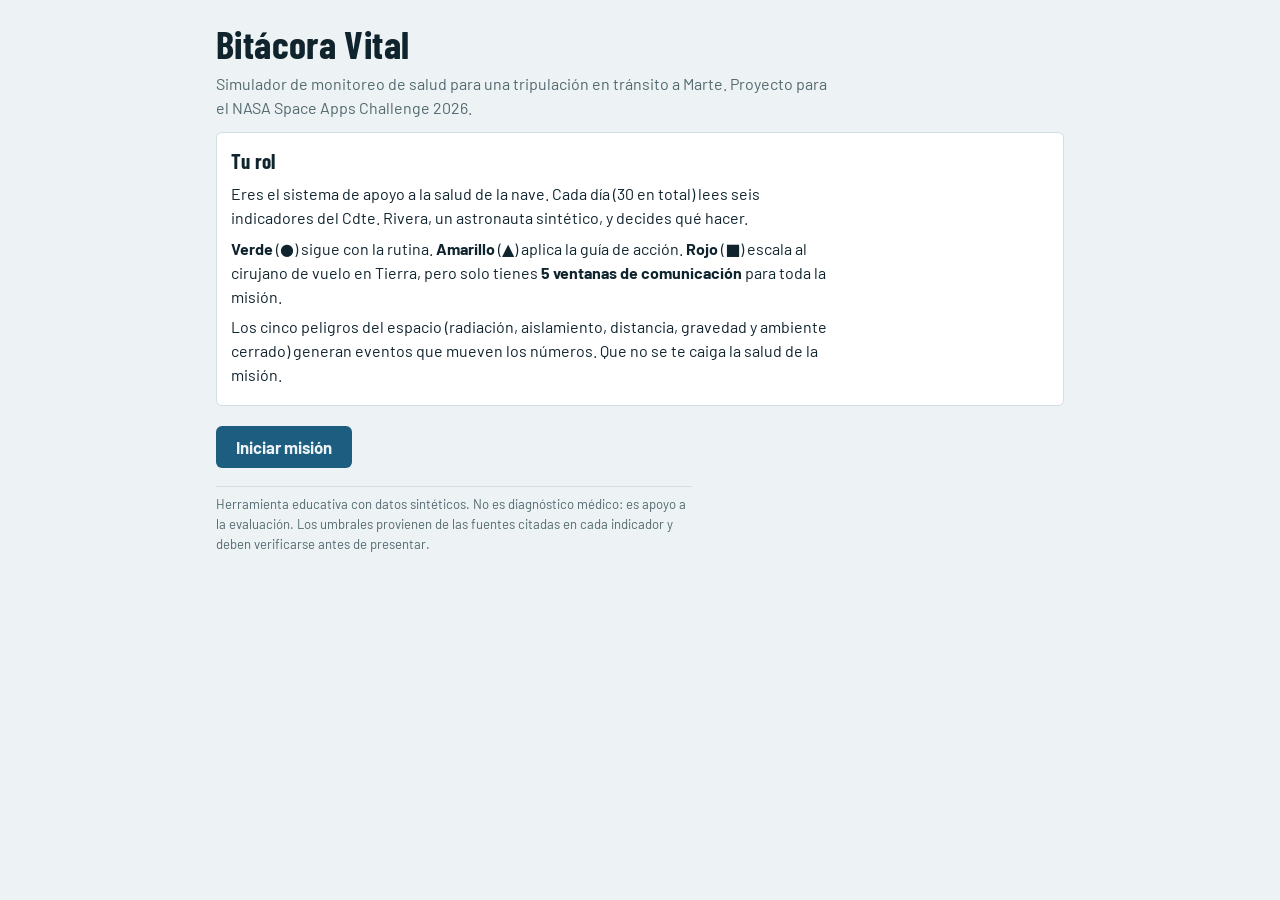
<file: Bitácora Vital_ simulador de salud de astronautas.html>
<!doctype html>
<html lang="es"><head><meta charset="utf-8">
<meta name="viewport" content="width=device-width, initial-scale=1, viewport-fit=cover">
<title>Bitácora Vital: simulador de salud de astronautas</title>
<link href="https://fonts.googleapis.com/css2?family=Barlow:wght@400;600;700&family=Barlow+Condensed:wght@600;700&display=swap" rel="stylesheet">
<style>
:root{--bg:#EDF2F4;--pn:#FFFFFF;--tx:#10242E;--mu:#52696F;--ln:#D3DEE2;--g:#1E8E63;--y:#9A6412;--r:#C93C3C;--ac:#1D5E80;--gb:#DDF3EA;--yb:#FBEFD3;--rb:#F9DEDE;color-scheme:light;box-sizing:border-box;padding-top:env(safe-area-inset-top,0px);padding-bottom:env(safe-area-inset-bottom,0px)}
@media (prefers-color-scheme:dark){:root:not([data-theme="light"]){--bg:#0C1B24;--pn:#14293A;--tx:#E6EFF2;--mu:#93AAB4;--ln:#24404F;--g:#4CD0A0;--y:#F2B63C;--r:#FF7A7A;--ac:#7CC4E8;--gb:#12392F;--yb:#3A2F12;--rb:#432024;color-scheme:dark}}
:root[data-theme="dark"]{--bg:#0C1B24;--pn:#14293A;--tx:#E6EFF2;--mu:#93AAB4;--ln:#24404F;--g:#4CD0A0;--y:#F2B63C;--r:#FF7A7A;--ac:#7CC4E8;--gb:#12392F;--yb:#3A2F12;--rb:#432024;color-scheme:dark}
*{box-sizing:border-box}html{scroll-padding-top:env(safe-area-inset-top,0px)}
body{margin:0;background:var(--bg);color:var(--tx);font:400 16px/1.5 Barlow,system-ui,sans-serif}
#app{max-width:880px;margin:0 auto;padding:16px}
h1,h2,.nm,.big{font-family:"Barlow Condensed",Barlow,sans-serif;font-weight:700;letter-spacing:.01em}
h1{font-size:2.4rem;line-height:1.05;margin:.2em 0}h2{font-size:1.3rem;margin:0 0 .3em}
p{margin:.4em 0;max-width:68ch}.mu{color:var(--mu)}
.top{display:flex;flex-wrap:wrap;gap:6px 18px;justify-content:space-between;align-items:baseline;border-bottom:1px solid var(--ln);padding-bottom:8px;margin-bottom:12px}
.top b{font-family:"Barlow Condensed",sans-serif;font-size:1.15rem}
.bar{height:8px;background:var(--ln);border-radius:4px;overflow:hidden;width:120px;display:inline-block;vertical-align:middle}
.bar i{display:block;height:100%;background:var(--ac)}
.ban{padding:14px 16px;border-left:10px solid;border-radius:6px;margin-bottom:12px}
.ban .big{font-size:2rem;line-height:1.1}
.b0{background:var(--gb);border-color:var(--g)}.b1{background:var(--yb);border-color:var(--y)}.b2{background:var(--rb);border-color:var(--r)}
.ev{background:var(--pn);border:1px solid var(--ln);border-radius:6px;padding:10px 14px;margin-bottom:12px}
.grid{display:grid;grid-template-columns:repeat(auto-fit,minmax(240px,1fr));gap:10px}
.t{all:unset;box-sizing:border-box;cursor:pointer;background:var(--pn);border:2px solid var(--ln);border-radius:6px;padding:10px 12px;display:grid;grid-template-columns:1fr auto;gap:2px 8px}
.t:focus-visible,button:focus-visible{outline:3px solid var(--ac);outline-offset:2px}
.t.on{border-color:var(--ac)}
.nm{font-size:1.1rem}.vl{font-family:"Barlow Condensed",sans-serif;font-weight:700;font-size:2rem;text-align:right;line-height:1}
.vl small{font-size:.8rem;margin-left:3px;color:var(--mu);font-family:Barlow,sans-serif;font-weight:400}
.st{font-weight:600;font-size:.9rem}.l0 .st{color:var(--g)}.l1 .st{color:var(--y)}.l2 .st{color:var(--r)}
.l0 svg{color:var(--g)}.l1 svg{color:var(--y)}.l2 svg{color:var(--r)}
svg{grid-column:1/-1;width:100%;height:36px}
.det{background:var(--pn);border:1px solid var(--ln);border-radius:6px;padding:12px 14px;margin:12px 0}
.det dl{margin:.4em 0;display:grid;grid-template-columns:auto 1fr;gap:2px 12px}.det dt{font-weight:600}.det dd{margin:0}
.act{display:grid;grid-template-columns:repeat(auto-fit,minmax(220px,1fr));gap:10px;margin-top:8px}
button.a{font:600 1rem Barlow,sans-serif;text-align:left;cursor:pointer;background:var(--pn);color:var(--tx);border:2px solid var(--ln);border-radius:6px;padding:10px 12px}
button.a:hover:not(:disabled){border-color:var(--ac)}button.a:disabled{opacity:.45;cursor:not-allowed}
button.a span{display:block;font-weight:400;font-size:.88rem;color:var(--mu)}
button.go{font:700 1.05rem Barlow,sans-serif;background:var(--ac);color:var(--bg);border:0;border-radius:6px;padding:11px 20px;cursor:pointer;margin-top:8px}
.res{border-left:6px solid var(--ac);padding:8px 12px;background:var(--pn);border-radius:6px}
.pr{font-size:.9rem;color:var(--mu);margin-top:12px}
.fine{font-size:.82rem;color:var(--mu);margin-top:18px;border-top:1px solid var(--ln);padding-top:8px}
@media (prefers-reduced-motion:no-preference){.ban{transition:background .4s,border-color .4s}}
</style></head><body><div id="app"></div>
<script>
const $=s=>document.querySelector(s);
const LB=["Normal","Atención","Alerta"],SH=["●","▲","■"],CL=["g","y","r"];
const IND=[
{k:"fc",n:"Frecuencia cardíaca",u:"lpm",b:68,sd:4,dr:.05,dc:0,g:[60,100],y:[50,120],
why:"Sin gravedad la sangre se redistribuye hacia la cabeza y el corazón ajusta su ritmo. El estrés, la radiación y el ejercicio también la suben.",
guide:"Siéntate 10 min, respira lento (4 s inhalar, 6 s exhalar), evita cafeína y vuelve a medir.",
src:"AHA: ritmo en reposo del adulto 60–100 lpm."},
{k:"pa",n:"Presión sistólica",u:"mmHg",b:116,sd:5,dr:.08,dc:0,g:[90,129],y:[85,139],
why:"En microgravedad los líquidos suben al torso y la cabeza; el CO₂ alto de cabina y el estrés también elevan la presión.",
guide:"Reduce sodio en la comida, hidrátate, descansa y mide de nuevo en 30 min.",
src:"AHA/ACC 2017: <120 normal, ≥130 etapa 1, ≥140 etapa 2. El juego usa verde hasta 129 por simplificación."},
{k:"glu",n:"Glucosa",u:"mg/dL",b:88,sd:5,dr:0,dc:0,g:[70,99],y:[60,125],
why:"El estrés, el sueño corto y los cambios de dieta y de ejercicio alteran cómo el cuerpo maneja el azúcar.",
guide:"Si está baja, toma un snack con carbohidratos; si está alta, camina o ejercítate suave y revisa la dieta.",
src:"ADA: ayunas 70–99 normal, 100–125 prediabetes, <70 hipoglucemia."},
{k:"tmp",n:"Temperatura",u:"°C",b:36.7,sd:.2,dr:0,dc:1,g:[36.1,37.2],y:[35.5,37.9],
why:"Sin gravedad casi no hay convección natural: el aire caliente no sube y el cuerpo disipa peor el calor.",
guide:"Baja la temperatura de tu módulo, hidrátate, reduce la actividad y mide en 20 min.",
src:"CDC/NIH: normal ≈36.1–37.2 °C; fiebre desde 38 °C."},
{k:"sue",n:"Horas de sueño",u:"h",b:7.1,sd:.5,dr:-.03,dc:1,g:[7,9.5],y:[5.5,10.5],
why:"El ciclo luz-oscuridad se pierde (16 amaneceres al día en órbita), hay ruido y confinamiento. En la ISS se duerme cerca de 6 h.",
guide:"Cumple el horario fijo, baja la luz y las pantallas 1 h antes y reduce el ruido del módulo.",
src:"AASM/CDC: 7 h o más para adultos. Barger et al. 2014: ≈6 h en la ISS."},
{k:"ani",n:"Ánimo (1–10)",u:"/10",b:7.4,sd:.5,dr:-.045,dc:1,g:[6,10],y:[4,10],
why:"El aislamiento, el confinamiento y la distancia de la Tierra pesan en el ánimo a medida que pasan las semanas.",
guide:"Haz una videollamada con tu familia, una actividad que disfrutes y una conversación con tu compañero de misión.",
src:"Escala propia de autorreporte, sin umbral clínico. Sustituir por un instrumento validado (p. ej. POMS o PHQ-9)."}];
const EV=[
{t:"Día tranquilo",h:"Sin peligro",x:"Rutina normal a bordo.",s:{}},
{t:"Tormenta solar",h:"Radiación",x:"Subió la radiación y la tripulación se refugió en el módulo blindado.",s:{fc:12,sue:-1.2,ani:-.8,tmp:.2}},
{t:"Mensaje de casa con retraso",h:"Aislamiento y confinamiento",x:"Un mensaje familiar llegó con horas de demora.",s:{ani:-1.6,sue:-.6}},
{t:"Comunicación con 20 min de demora",h:"Distancia de la Tierra",x:"Nadie puede ayudar en tiempo real.",s:{ani:-.9,pa:8,fc:5}},
{t:"Sesión de ejercicio extenuante",h:"Campos gravitatorios",x:"Rutina de resistencia para frenar la pérdida de músculo y hueso.",s:{fc:15,pa:10,glu:-12,tmp:.4}},
{t:"CO₂ elevado en cabina",h:"Ambiente cerrado hostil",x:"El filtro de aire va con retraso.",s:{pa:10,sue:-1,fc:8,tmp:.3}}];
const N=30;
let S;
const g=()=>(Math.random()+Math.random()+Math.random()-1.5)/.87;
const lvl=(i,v)=>v>=i.g[0]&&v<=i.g[1]?0:v>=i.y[0]&&v<=i.y[1]?1:2;
const fmt=(i,v)=>i.dc?v.toFixed(1):Math.round(v);
function init(){S={day:0,score:0,health:100,win:5,hist:{},dev:{},base:{},cur:{},sel:null,done:false,msg:"",ev:null};
IND.forEach(i=>{S.hist[i.k]=[];S.dev[i.k]=0;S.base[i.k]=i.b});newDay()}
function newDay(){if(S.day>=N){S.day=N+1;return end()}
S.day++;S.done=false;S.msg="";
S.ev=Math.random()<.3?EV[0]:EV[1+Math.floor(Math.random()*5)];
IND.forEach(i=>{S.base[i.k]+=i.dr;S.dev[i.k]=S.dev[i.k]*.55+g()*i.sd+(S.ev.s[i.k]||0);
let v=S.base[i.k]+S.dev[i.k];if(i.k=="ani")v=Math.min(10,Math.max(1,v));if(i.k=="sue")v=Math.min(12,Math.max(2,v));
S.cur[i.k]=v;S.hist[i.k].push(v)});
S.sel=worst().k;render()}
function levels(){return IND.map(i=>lvl(i,S.cur[i.k]))}
function worst(){const L=levels();let m=0;L.forEach((l,j)=>{if(l>L[m])m=j});return IND[m]}
function need(){const L=levels(),r=L.filter(l=>l==2).length,y=L.filter(l=>l==1).length;
return r>0||y>=3?2:y>0?1:0}
function spark(i){const h=S.hist[i.k].slice(-12),lo=Math.min(...h,i.g[0]),hi=Math.max(...h,i.g[1]),W=200,H=36,
Y=v=>H-2-(v-lo)/(hi-lo||1)*(H-4),X=j=>2+j*(W-4)/Math.max(h.length-1,1);
return `<svg viewBox="0 0 ${W} ${H}" preserveAspectRatio="none" aria-hidden="true"><rect x="0" y="${Y(i.g[1])}" width="${W}" height="${Math.max(Y(i.g[0])-Y(i.g[1]),1)}" fill="currentColor" opacity=".14"/><polyline fill="none" stroke="currentColor" stroke-width="2" points="${h.map((v,j)=>X(j)+","+Y(v)).join(" ")}"/></svg>`}
function pick(k){S.sel=k;render()}
function act(a){const n=need();let d=0,h=0,m="";
const wi=worst();
if(a==2){if(S.win<1)return;S.win--;IND.forEach(i=>{S.dev[i.k]*=.15;S.base[i.k]+=(i.b-S.base[i.k])*.8});
if(n==2){d=10;m="Escalaste a tiempo. El cirujano de vuelo en Tierra revisó los datos y dio instrucciones. Se gastó una ventana de comunicación."}
else{d=-5;m="Escalaste sin necesidad y gastaste una ventana de comunicación que podrías necesitar después."}}
if(a==1){IND.forEach((i,j)=>{const l=lvl(i,S.cur[i.k]);if(l==1){S.dev[i.k]*=.3;S.base[i.k]+=(i.b-S.base[i.k])*.5}else if(l==2){S.dev[i.k]*=.6}});
if(n==1){d=10;m="Buena decisión: aplicaste la guía de acción y los indicadores amarillos mejoran. Guía aplicada: "+wi.guide}
else if(n==0){d=2;m="Todo estaba normal. No hacía falta, pero cuidar los hábitos nunca sobra."}
else{d=-10;h=-8;m="La guía no alcanzaba: había una alerta roja o tres alertas amarillas a la vez. Debías escalar al cirujano de vuelo."}}
if(a==0){if(n==0){d=10;m="Correcto: todo normal, se continúa con la rutina."}
else if(n==1){d=-5;h=-4;m="Seguir sin actuar dejó que los indicadores amarillos empeoren."}
else{d=-15;h=-12;m="Ignoraste una situación que requería escalar. La salud de la tripulación se deteriora."}}
S.score+=d;S.health=Math.max(0,Math.min(100,S.health+h));
S.msg=`<b>${d>=0?"+":""}${d} puntos${h?" · salud "+h:""}.</b> ${m}`;S.done=true;render()}
function intro(){$("#app").innerHTML=`<h1>Bitácora Vital</h1><p class="mu">Simulador de monitoreo de salud para una tripulación en tránsito a Marte. Proyecto para el NASA Space Apps Challenge 2026.</p>
<div class="det"><h2>Tu rol</h2><p>Eres el sistema de apoyo a la salud de la nave. Cada día (30 en total) lees seis indicadores del Cdte. Rivera, un astronauta sintético, y decides qué hacer.</p>
<p><b>Verde</b> (●) sigue con la rutina. <b>Amarillo</b> (▲) aplica la guía de acción. <b>Rojo</b> (■) escala al cirujano de vuelo en Tierra, pero solo tienes <b>5 ventanas de comunicación</b> para toda la misión.</p>
<p>Los cinco peligros del espacio (radiación, aislamiento, distancia, gravedad y ambiente cerrado) generan eventos que mueven los números. Que no se te caiga la salud de la misión.</p></div>
<button class="go" onclick="init()">Iniciar misión</button>
<p class="fine">Herramienta educativa con datos sintéticos. No es diagnóstico médico: es apoyo a la evaluación. Los umbrales provienen de las fuentes citadas en cada indicador y deben verificarse antes de presentar.</p>`}
function end(){const ab=S.health<=0,r=ab?"Misión abortada":S.score>=240?"Cirujano de vuelo estelar":S.score>=150?"Oficial médico competente":"Cadete en práctica";
$("#app").innerHTML=`<h1>${r}</h1><div class="ban b${ab?2:S.health>60?0:1}"><div class="big">${S.score} puntos</div><div>${ab?"La salud de la tripulación llegó a 0 el día "+S.day+".":"Misión completada. Salud final: "+S.health+"/100. Ventanas sin usar: "+S.win+"."}</div></div>
<p>Pregunta para la presentación: ¿qué indicador fue el primero en salir de rango en tu partida? En una misión larga, sueño y ánimo suelen bajar primero por el aislamiento y los ciclos de luz alterados.</p>
<button class="go" onclick="init()">Jugar de nuevo</button>`}
function render(){if(S.health<=0||(S.day>N&&S.done))return end();
const L=levels(),n=Math.max(...L),i=IND.find(x=>x.k==S.sel),ln=need(),
st=["Tripulación estable","Atención: revisa los indicadores amarillos","Alerta: indicador fuera de rango"][n];
const adv=[["Rutina","Todo normal"],["Guía de acción","Aplica el consejo al indicador amarillo"],["Escalar al cirujano","Usa 1 ventana de comunicación"]];
$("#app").innerHTML=`<div class="top"><b>Día ${Math.min(S.day,N)} de ${N} · Cdte. Rivera (sintético)</b>
<span>Puntos <b>${S.score}</b></span><span>Salud <span class="bar"><i style="width:${S.health}%"></i></span> ${S.health}</span><span>Ventanas <b>${S.win}</b></span></div>
<div class="ban b${n}"><div class="big">${SH[n]} ${st}</div></div>
<div class="ev"><b>${S.ev.t}</b> <span class="mu">· ${S.ev.h}</span><br>${S.ev.x}</div>
<div class="grid">${IND.map((x,j)=>`<button class="t l${L[j]}${S.sel==x.k?" on":""}" onclick="pick('${x.k}')"><span class="nm">${x.n}</span><span class="vl">${fmt(x,S.cur[x.k])}<small>${x.u}</small></span><span class="st">${SH[L[j]]} ${LB[L[j]]}</span><span></span>${spark(x)}</button>`).join("")}</div>
<div class="det"><h2>${i.n}</h2><dl><dt>Por qué cambia</dt><dd>${i.why}</dd><dt>Rango normal</dt><dd>${i.g[0]}–${i.g[1]} ${i.u}</dd><dt>Guía de acción</dt><dd>${i.guide}</dd><dt>Fuente</dt><dd>${i.src}</dd></dl></div>
${S.done?`<div class="res">${S.msg}</div><button class="go" onclick="newDay()">${S.day>=N?"Ver resultado":"Siguiente día"}</button>`:
`<h2>¿Qué haces hoy?</h2><div class="act">${adv.map((a,j)=>`<button class="a" ${j==2&&S.win<1?"disabled":""} onclick="act(${j})">${a[0]}<span>${a[1]}</span></button>`).join("")}</div>`}
<p class="pr">Protocolo: alerta roja en cualquier indicador, o tres o más alertas amarillas a la vez, se escala. Una o dos amarillas, guía de acción. Todo verde, rutina.</p>
<p class="fine">Datos sintéticos. Herramienta educativa, no diagnóstico médico.</p>`;
}
intro();
</script></body></html>
</file>
